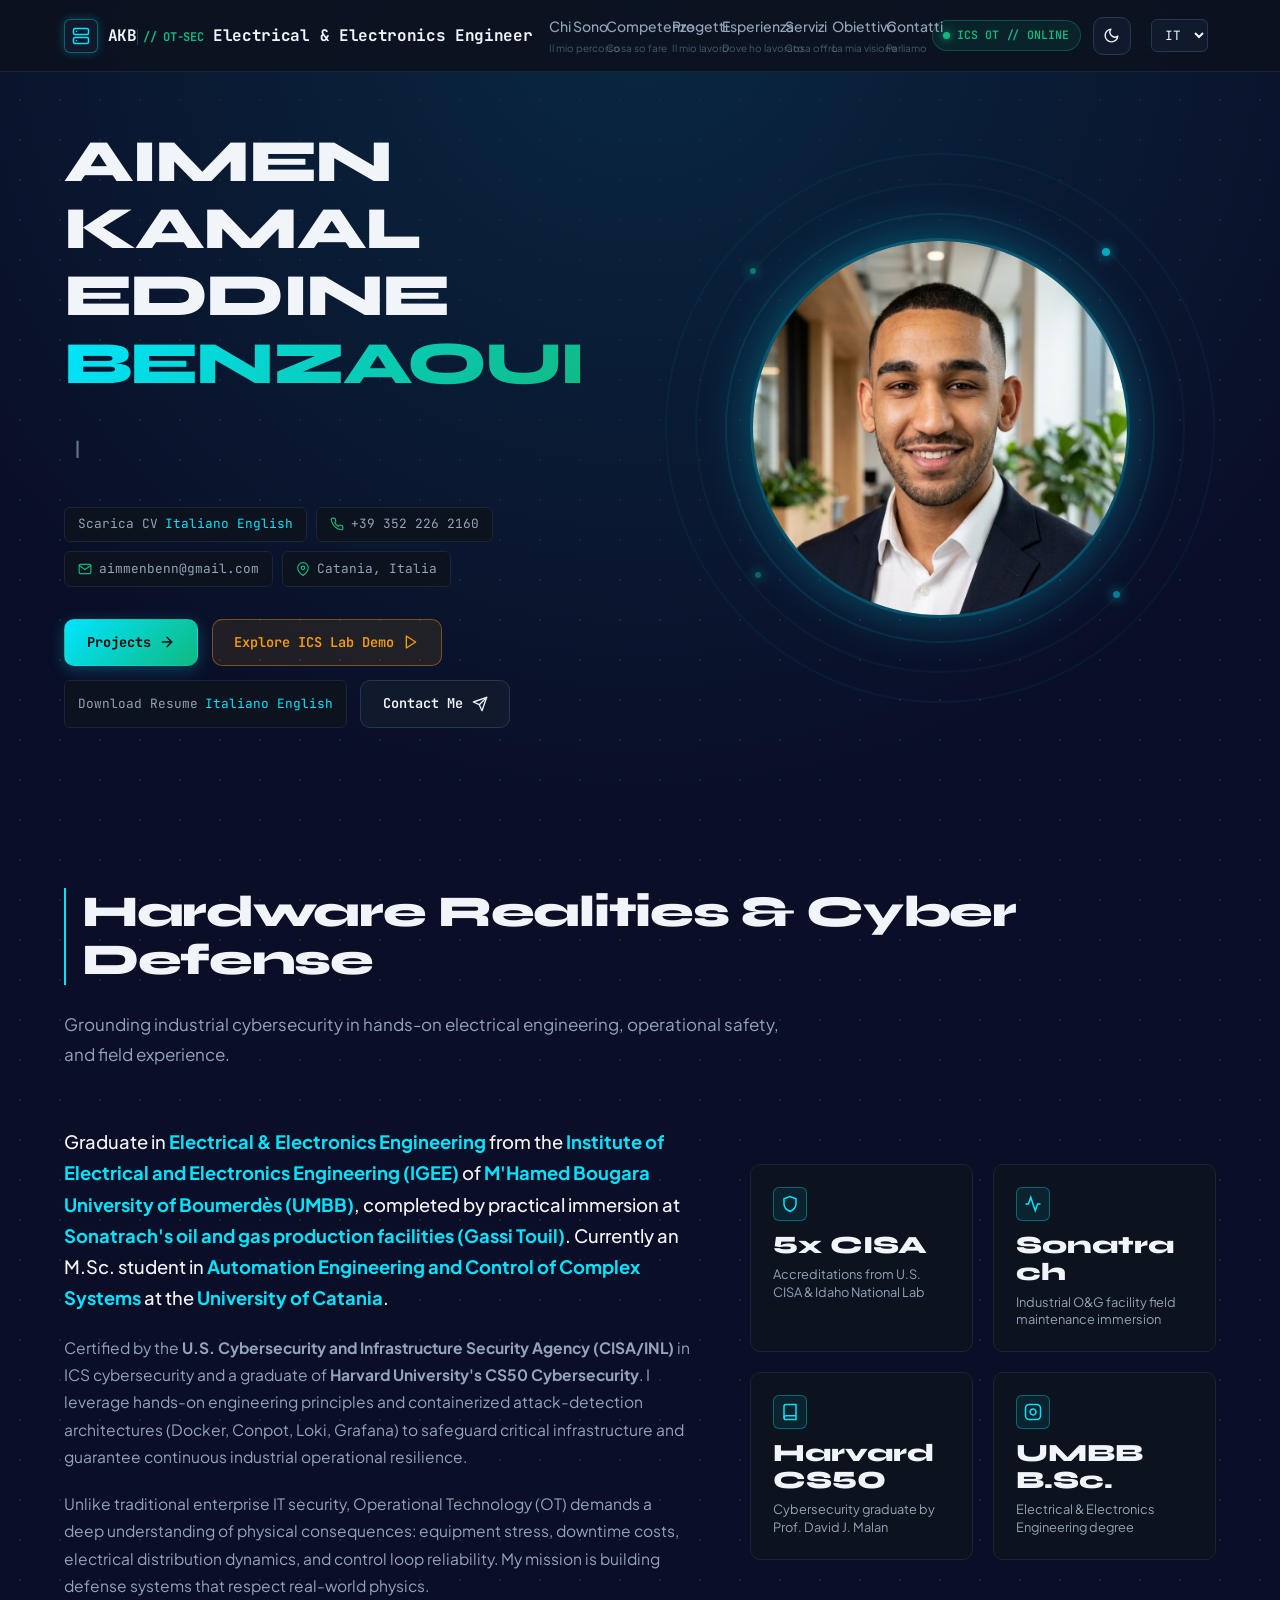
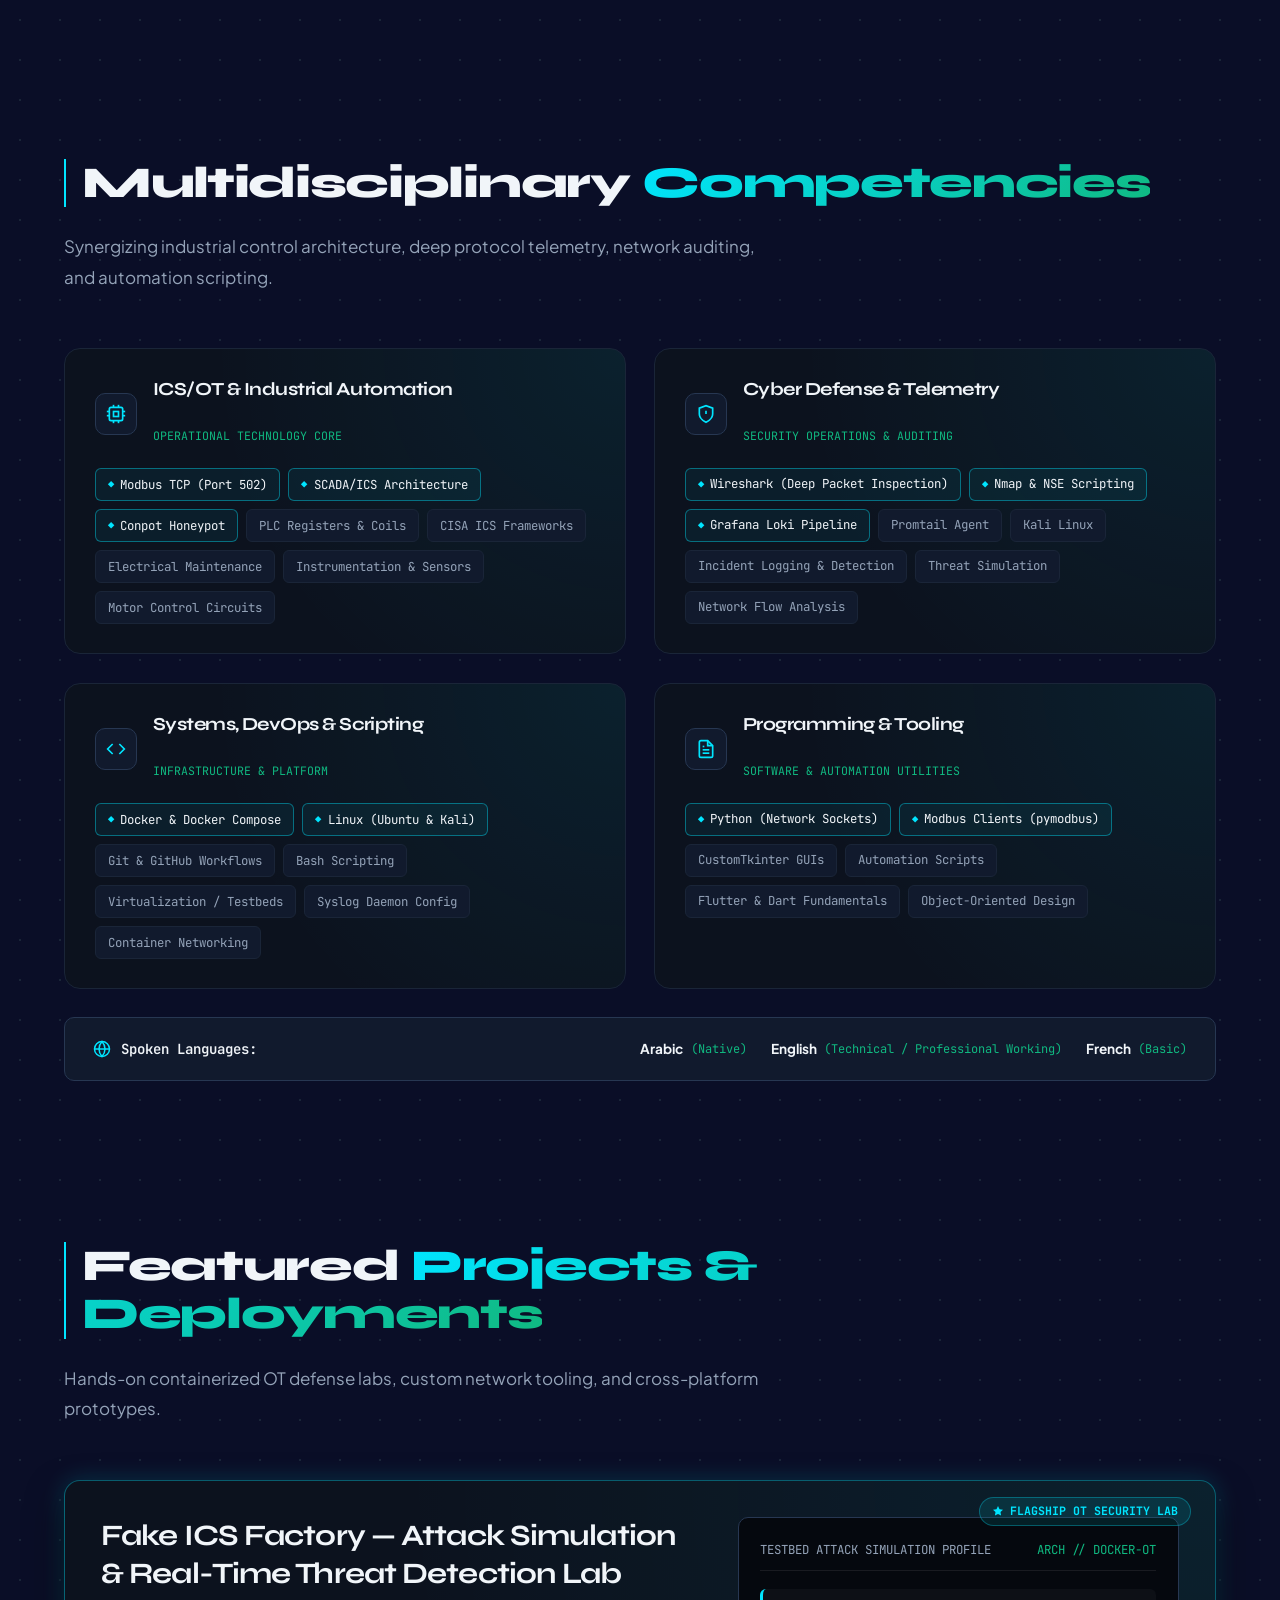
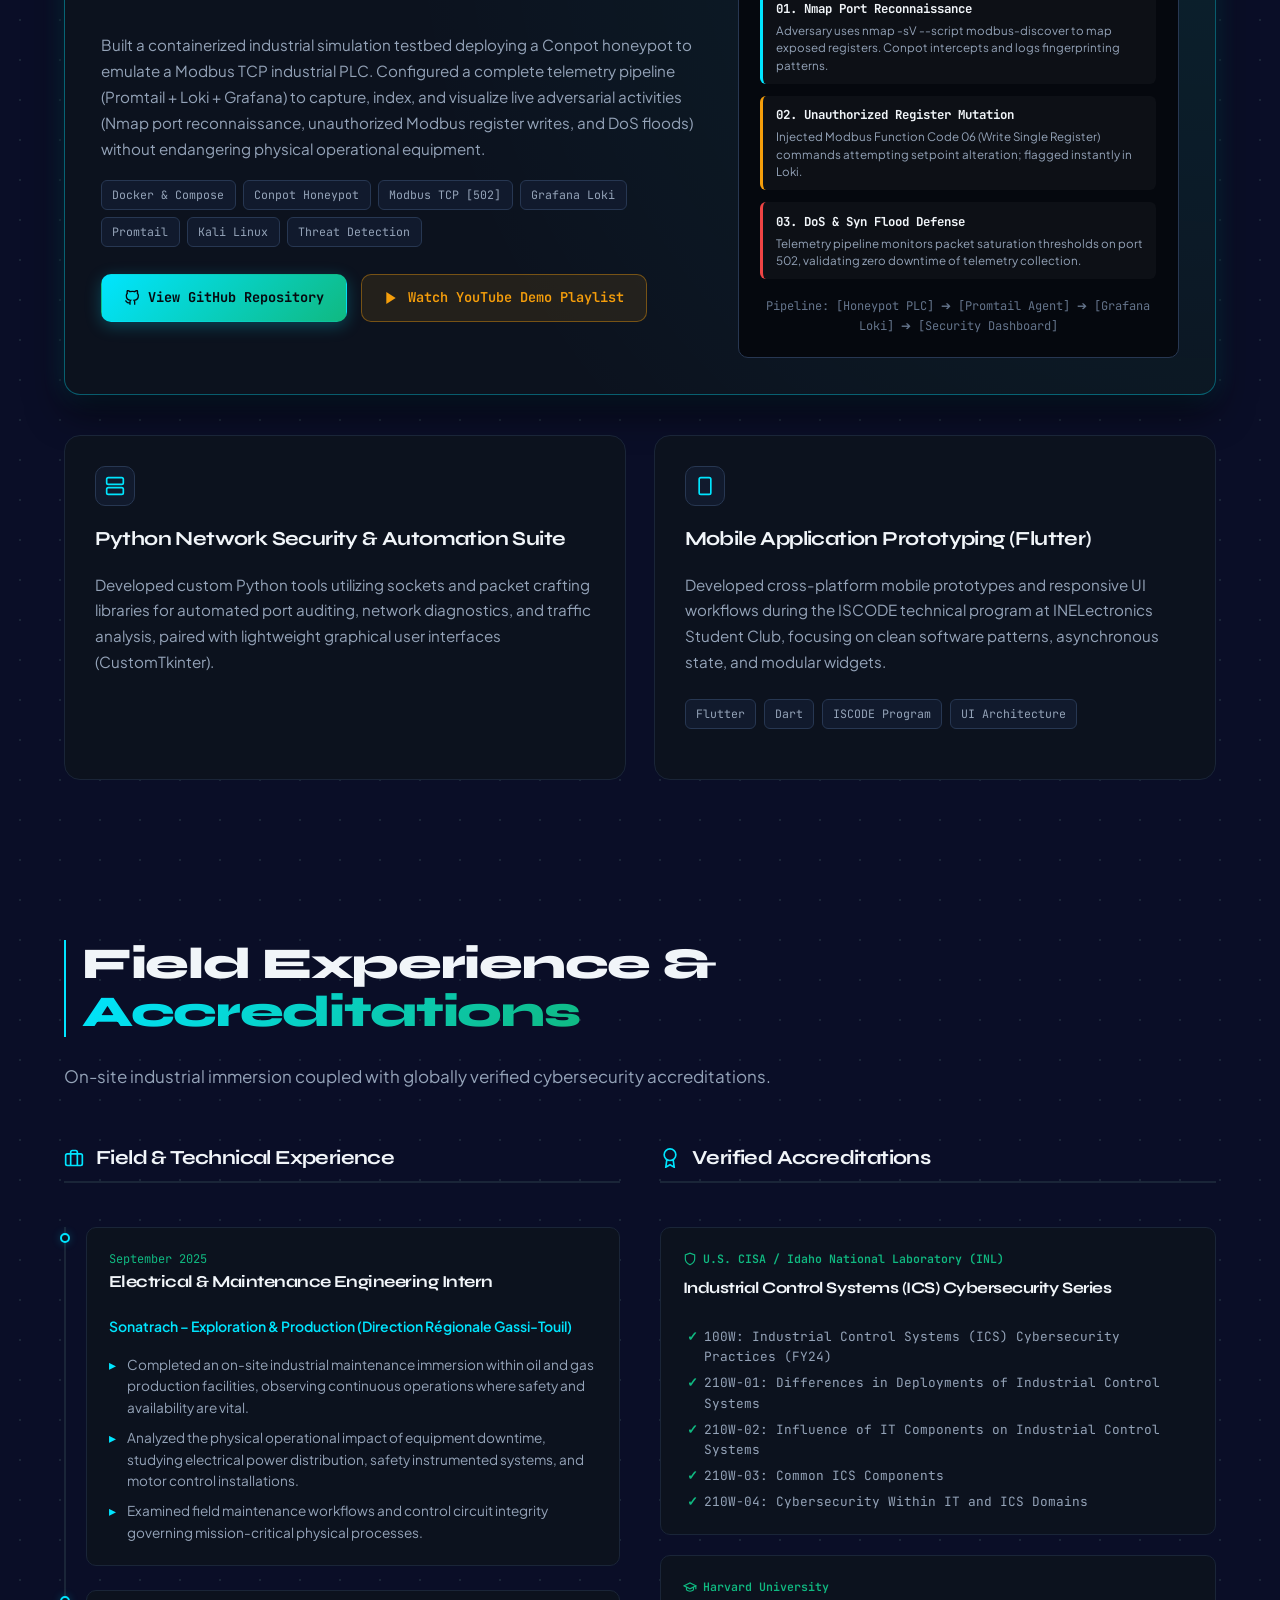
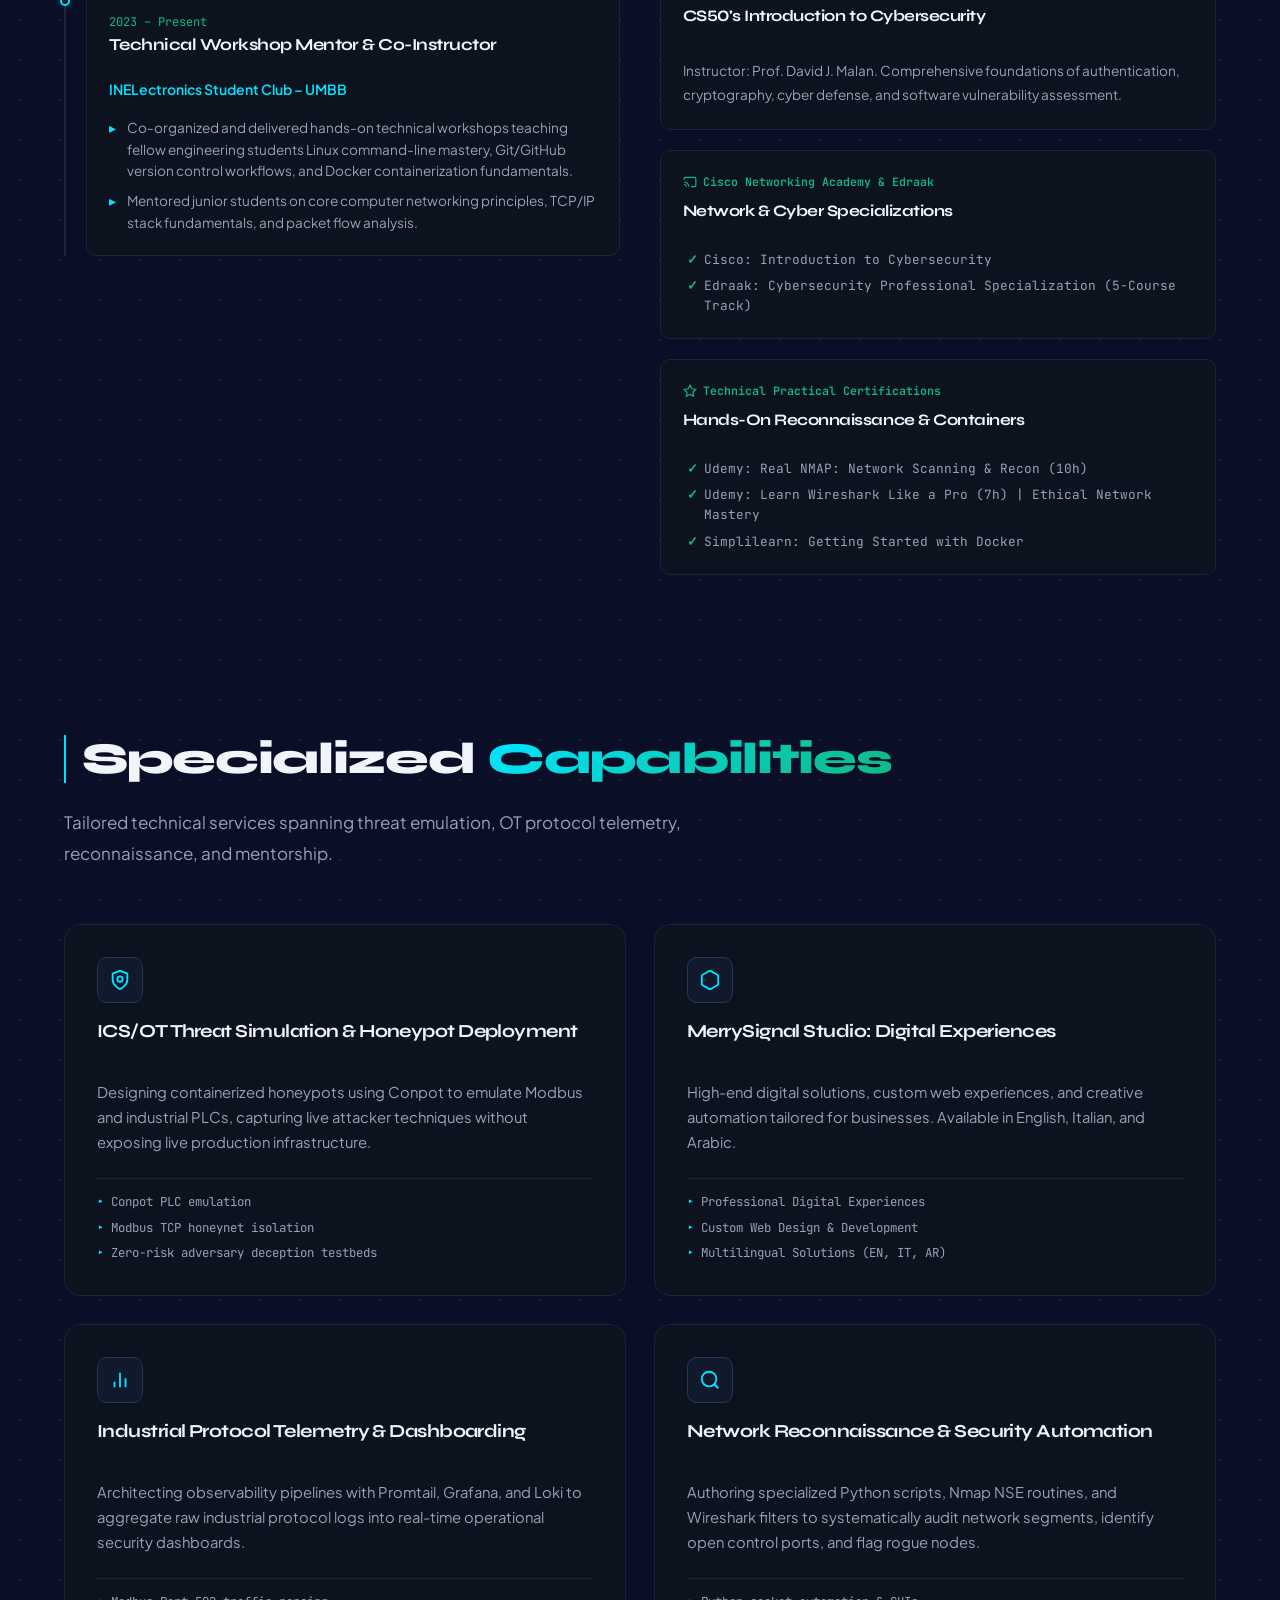
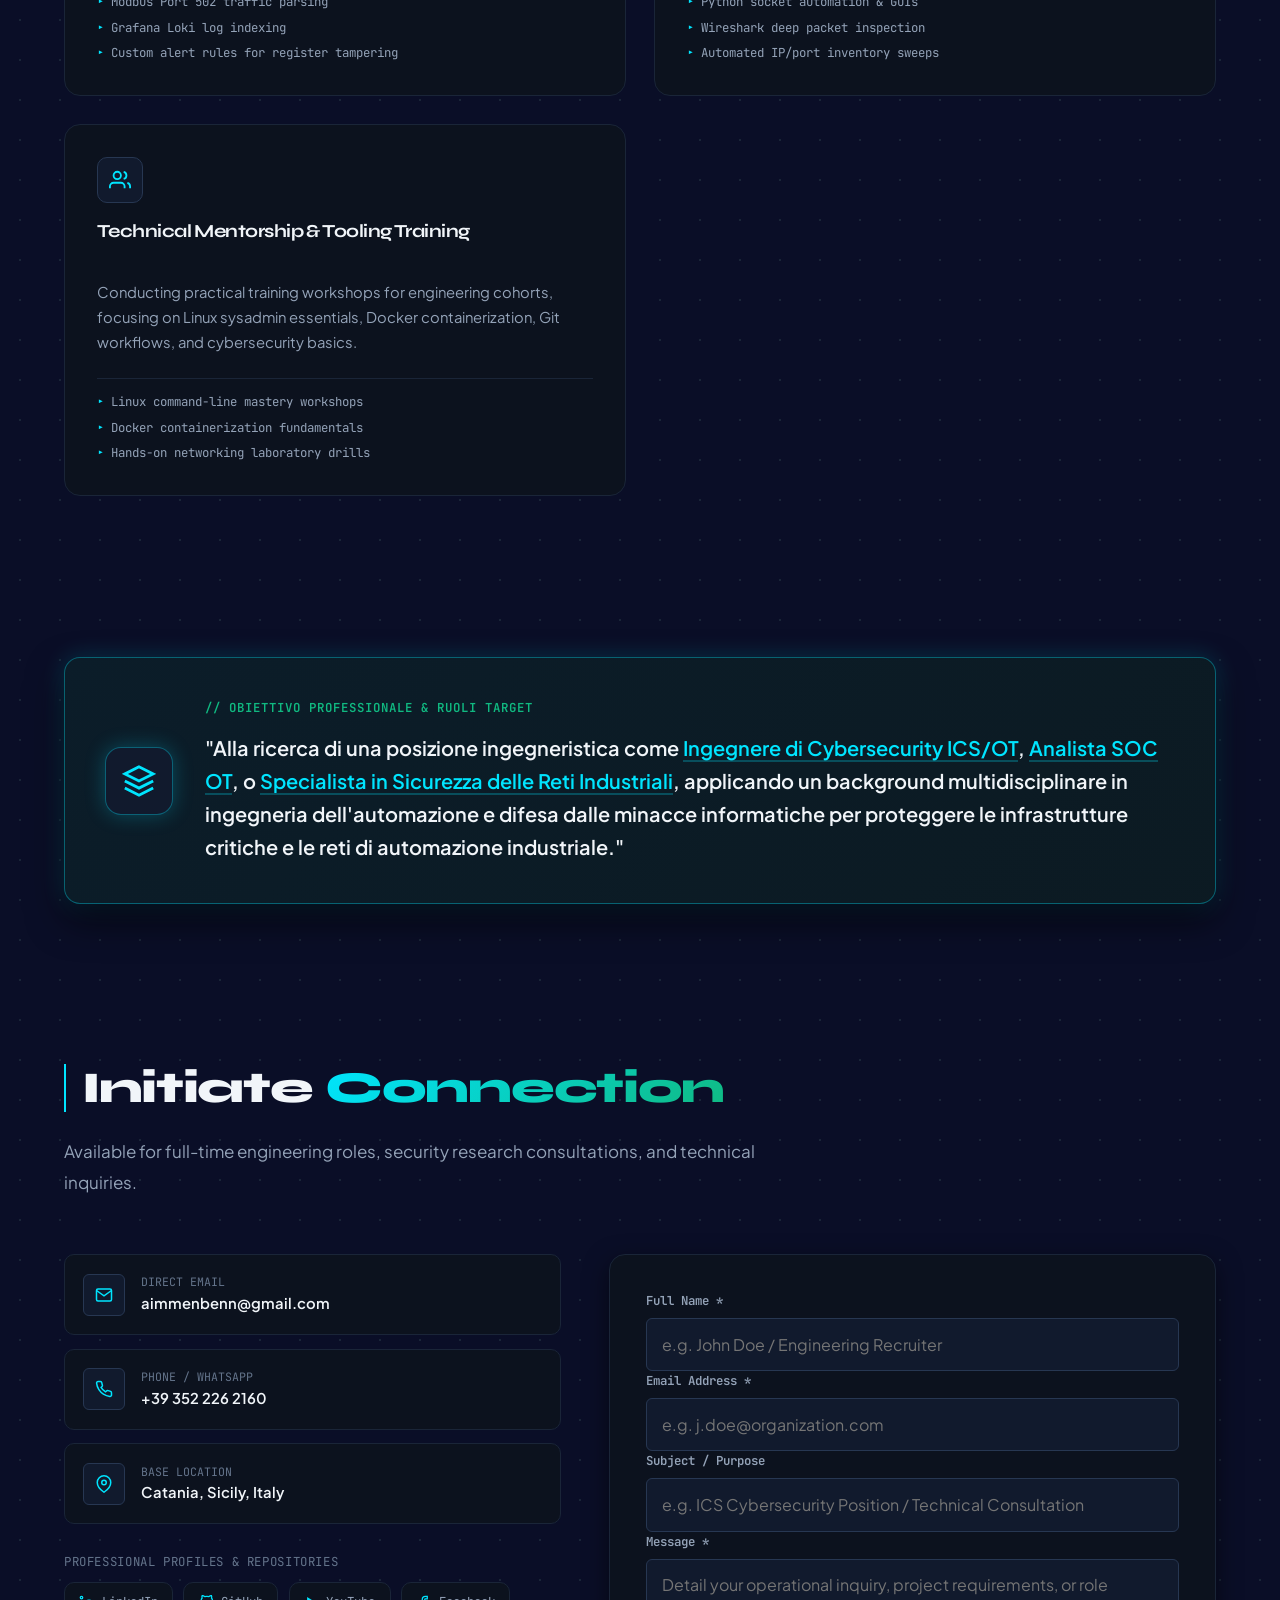
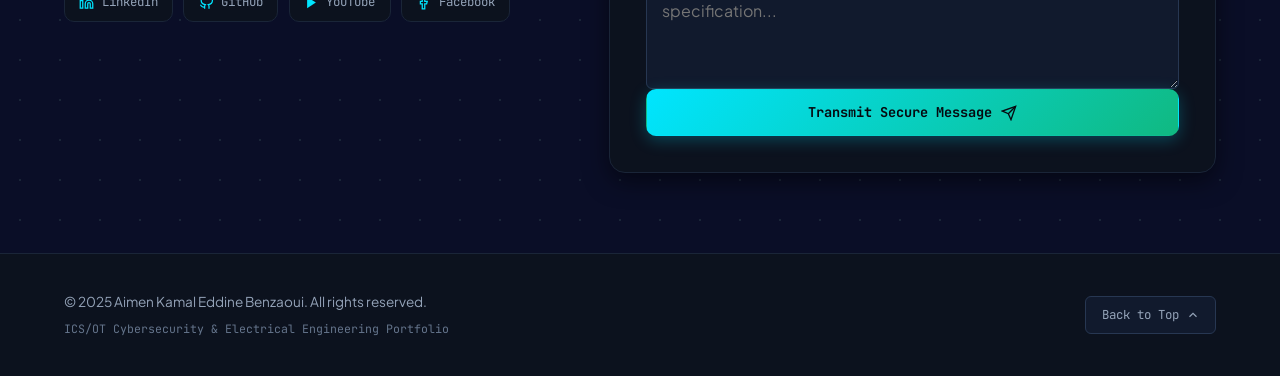
<file: index.html>
<!DOCTYPE html>
<html lang="it" data-theme="dark">

<head>
  <meta charset="UTF-8">
  <meta name="viewport" content="width=device-width, initial-scale=1.0">
  <meta name="color-scheme" content="dark light">

  <!-- SEO & Social Metadata -->
  <title data-i18n="title">Aimen Kamal Eddine Benzaoui | MerrySignal Studio & Automation Engineering</title>
  <meta name="description"
    content="MerrySignal Studio: Esperienze Digitali Professionali. Portfolio di Aimen Kamal Eddine Benzaoui, specialista in Cybersecurity ICS/OT e studente di Laurea Magistrale in Automation Engineering a Catania.">
  <meta name="author" content="Aimen Kamal Eddine Benzaoui">
  <meta name="keywords"
    content="MerrySignal Studio, Automation Engineering, Catania, ICS, OT Cybersecurity, Electrical Engineer, Italia, Algeria, Project Management">

  <!-- Immediate Theme Initialization Script to prevent FOUC -->
  <script>
    {
      const savedTheme = localStorage.getItem('theme') || 'dark';
      document.documentElement.setAttribute('data-theme', savedTheme);
      const meta = document.querySelector('meta[name="color-scheme"]');
      if (meta) meta.content = savedTheme;
    }
  </script>

  <!-- Google Fonts: Syne, Plus Jakarta Sans, JetBrains Mono -->
  <link rel="preconnect" href="https://fonts.googleapis.com">
  <link rel="preconnect" href="https://fonts.gstatic.com" crossorigin>
  <link
    href="https://fonts.googleapis.com/css2?family=Plus+Jakarta+Sans:ital,wght@0,400;0,500;0,600;0,700;1,400&family=Syne:wght@700;800&family=JetBrains+Mono:ital,wght@0,400;0,500;1,400&display=swap"
    rel="stylesheet">

  <!-- Stylesheet -->
  <link rel="stylesheet" href="css/style.css">
  <link rel="stylesheet" href="css/animations.css">
  <link rel="stylesheet" href="css/language.css">
</head>

<body>

  <!-- =========================================================================
       1. Header & Sticky Navigation
       ========================================================================= -->
  <header class="site-header" id="site-header">
    <div class="container header-container">
      <!-- Brand / Identity -->
      <a href="#hero" class="brand-logo" aria-label="Aimen Benzaoui Home">
        <div class="brand-icon">
          <svg viewBox="0 0 24 24" fill="none" stroke="currentColor" stroke-width="2" stroke-linecap="round"
            stroke-linejoin="round">
            <rect x="2" y="2" width="20" height="8" rx="2" ry="2"></rect>
            <rect x="2" y="14" width="20" height="8" rx="2" ry="2"></rect>
            <line x1="6" y1="6" x2="6.01" y2="6"></line>
            <line x1="6" y1="18" x2="6.01" y2="18"></line>
          </svg>
        </div>
        <span class="brand-text">
          AKB<span class="role-tag">// OT-SEC</span>
          <span class="brand-description">Electrical & Electronics Engineer</span>
        </span>
      </a>

      <!-- Navigation Wrapper & Drawer -->
      <nav class="nav-wrapper" aria-label="Primary Navigation">
        <ul class="nav-menu" id="nav-menu">
          <li>
            <a href="#about" class="nav-link">
              <span class="nav-link-text" data-i18n="nav.about">Chi Sono</span>
              <span class="nav-link-subtext" data-i18n="nav.about_sub">Il mio percorso</span>
            </a>
          </li>
          <li>
            <a href="#skills" class="nav-link">
              <span class="nav-link-text" data-i18n="nav.skills">Competenze</span>
              <span class="nav-link-subtext" data-i18n="nav.skills_sub">Cosa so fare</span>
            </a>
          </li>
          <li>
            <a href="#projects" class="nav-link">
              <span class="nav-link-text" data-i18n="nav.projects">Progetti</span>
              <span class="nav-link-subtext" data-i18n="nav.projects_sub">Il mio lavoro</span>
            </a>
          </li>
          <li>
            <a href="#experience" class="nav-link">
              <span class="nav-link-text" data-i18n="nav.experience">Esperienza</span>
              <span class="nav-link-subtext" data-i18n="nav.experience_sub">Dove ho lavorato</span>
            </a>
          </li>
          <li>
            <a href="#services" class="nav-link">
              <span class="nav-link-text" data-i18n="nav.services">Servizi</span>
              <span class="nav-link-subtext" data-i18n="nav.services_sub">Cosa offro</span>
            </a>
          </li>
          <li>
            <a href="#objective" class="nav-link">
              <span class="nav-link-text" data-i18n="nav.objective">Obiettivo</span>
              <span class="nav-link-subtext" data-i18n="nav.objective_sub">La mia visione</span>
            </a>
          </li>
          <li>
            <a href="#contact" class="nav-link">
              <span class="nav-link-text" data-i18n="nav.contact">Contatti</span>
              <span class="nav-link-subtext" data-i18n="nav.contact_sub">Parliamo</span>
            </a>
          </li>
        </ul>
      </nav>

      <!-- Header Controls -->
      <div class="header-actions">
        <!-- Live System Status Badge (Desktop Only) -->
        <div class="status-pill desktop-only" title="Telemetry Daemon Active">
          <span class="pulse-indicator"></span>
          <span>ICS OT // ONLINE</span>
        </div>

        <!-- Theme Toggle Button (Light/Dark) -->
        <button id="theme-toggle-btn" class="theme-toggle-btn" aria-label="Toggle light or dark theme"
          title="Toggle theme">
          <!-- Moon Icon (for dark mode) -->
          <svg class="icon-moon" viewBox="0 0 24 24" fill="none" stroke="currentColor" stroke-width="2"
            stroke-linecap="round" stroke-linejoin="round">
            <path d="M21 12.79A9 9 0 1 1 11.21 3 7 7 0 0 0 21 12.79z"></path>
          </svg>
          <!-- Sun Icon (for light mode) -->
          <svg class="icon-sun" viewBox="0 0 24 24" fill="none" stroke="currentColor" stroke-width="2"
            stroke-linecap="round" stroke-linejoin="round">
            <circle cx="12" cy="12" r="5"></circle>
            <line x1="12" y1="1" x2="12" y2="3"></line>
            <line x1="12" y1="21" x2="12" y2="23"></line>
            <line x1="4.22" y1="4.22" x2="5.64" y2="5.64"></line>
            <line x1="18.36" y1="18.36" x2="19.78" y2="19.78"></line>
            <line x1="1" y1="12" x2="3" y2="12"></line>
            <line x1="21" y1="12" x2="23" y2="12"></line>
            <line x1="4.22" y1="19.78" x2="5.64" y2="18.36"></line>
            <line x1="18.36" y1="5.64" x2="19.78" y2="4.22"></line>
          </svg>
        </button>

        <!-- Language Switcher -->
        <div class="lang-selector">
          <select id="lang-switcher" class="lang-select" aria-label="Seleziona lingua">
            <option value="it" title="Italiano">IT</option>
            <option value="en" title="English">EN</option>
            <option value="ar" title="العربية">AR</option>
          </select>
        </div>

        <!-- Mobile Navigation Hamburger -->
        <button id="mobile-nav-toggle" class="mobile-nav-toggle" aria-label="Open mobile navigation"
          aria-expanded="false">
          <span></span>
          <span></span>
          <span></span>
        </button>
      </div>
    </div>
  </header>

  <main>
    <!-- =========================================================================
         2. Hero Section
         ========================================================================= -->
    <section class="hero-section" id="hero">
      <div class="container hero-grid">
        <!-- Hero Text & Badges - LEFT SIDE -->
        <div class="hero-content reveal-on-scroll">
          <h1 class="hero-name">
            <span data-i18n="hero.name">AIMEN KAMAL EDDINE</span> <br>
            <span class="name-gradient" data-i18n="hero.surname">BENZAOUI</span>
          </h1>

          <div class="hero-role">
            <span data-i18n="hero.role"></span>
            <span style="color: var(--text-muted)">|</span>
            <span style="color: var(--cyber-emerald)" data-i18n="hero.founder"></span>
          </div>

          <p class="hero-intro" data-i18n="hero.intro"></p>

          <!-- Quick Contact Badges -->
          <div class="hero-badges">
            <div class="contact-badge dropdown">
              <span data-i18n="hero.download_cv">Scarica CV</span>
              <div class="dropdown-content">
                <a href="Aimen_Benzaoui_CV_IT_Catania.pdf" download>Italiano</a>
                <a href="Aimen_Benzaoui_CV_EN_Catania.pdf" download>English</a>
              </div>
            </div>

            <a href="https://wa.me/393522262160" class="contact-badge" title="WhatsApp">
              <svg viewBox="0 0 24 24" fill="none" stroke="currentColor" stroke-width="2" stroke-linecap="round"
                stroke-linejoin="round">
                <path d="M22 16.92v3a2 2 0 0 1-2.18 2 19.79 19.79 0 0 1-8.63-3.07 19.5 19.5 0 0 1-6-6 19.79 19.79 0 0 1-3.07-8.67A2 2 0 0 1 4.11 2h3a2 2 0 0 1 2 1.72 12.84 12.84 0 0 0 .7 2.81 2 2 0 0 1-.45 2.11L8.09 9.91a16 16 0 0 0 6 6l1.27-1.27a2 2 0 0 1 2.11-.45 12.84 12.84 0 0 0 2.81.7A2 2 0 0 1 22 16.92z"></path>
              </svg>
              <span>+39 352 226 2160</span>
            </a>

            <a href="mailto:aimmenbenn@gmail.com" class="contact-badge" title="Direct Email">
              <svg viewBox="0 0 24 24" fill="none" stroke="currentColor" stroke-width="2" stroke-linecap="round"
                stroke-linejoin="round">
                <path d="M4 4h16c1.1 0 2 .9 2 2v12c0 1.1-.9 2-2 2H4c-1.1 0-2-.9-2-2V6c0-1.1.9-2 2-2z"></path>
                <polyline points="22,6 12,13 2,6"></polyline>
              </svg>
              <span data-i18n="contact.email">aimmenbenn@gmail.com</span>
            </a>

            <div class="contact-badge" title="Location">
              <svg viewBox="0 0 24 24" fill="none" stroke="currentColor" stroke-width="2" stroke-linecap="round"
                stroke-linejoin="round">
                <path d="M21 10c0 7-9 13-9 13s-9-6-9-13a9 9 0 0 1 18 0z"></path>
                <circle cx="12" cy="10" r="3"></circle>
              </svg>
              <span data-i18n="contact.location_value">Catania, Italia</span>
            </div>
          </div>

          <!-- Hero Action Buttons -->
          <div class="hero-ctas">
            <a href="#projects" class="btn btn-primary">
              <span data-i18n="nav.projects">Projects</span>
              <svg viewBox="0 0 24 24" fill="none" stroke="currentColor" stroke-width="2" stroke-linecap="round"
                stroke-linejoin="round">
                <line x1="5" y1="12" x2="19" y2="12"></line>
                <polyline points="12 5 19 12 12 19"></polyline>
              </svg>
            </a>

            <a href="https://www.youtube.com/playlist?list=PLHKYELZg-UwUGQ2Nhe0PQ4oCfQFTkVRWk" target="_blank"
              rel="noopener noreferrer" class="btn btn-accent">
              <span data-i18n="hero.explore_demo">Explore ICS Lab Demo</span>
              <svg viewBox="0 0 24 24" fill="none" stroke="currentColor" stroke-width="2" stroke-linecap="round"
                stroke-linejoin="round">
                <polygon points="5 3 19 12 5 21 5 3"></polygon>
              </svg>
            </a>

            <div class="contact-badge dropdown">
              <span data-i18n="hero.download_cv">Download Resume</span>
              <div class="dropdown-content">
                <a href="Aimen_Benzaoui_CV_IT_Catania.pdf" download>Italiano</a>
                <a href="Aimen_Benzaoui_CV_EN_Catania.pdf" download>English</a>
              </div>
            </div>

            <a href="#contact" class="btn btn-secondary">
              <span data-i18n="hero.contact">Contact Me</span>
              <svg viewBox="0 0 24 24" fill="none" stroke="currentColor" stroke-width="2" stroke-linecap="round"
                stroke-linejoin="round">
                <line x1="22" y1="2" x2="11" y2="13"></line>
                <polygon points="22 2 15 22 11 13 2 9 22 2"></polygon>
              </svg>
            </a>
          </div>
        </div>

        <!-- Profile Photo Section - RIGHT SIDE (opposite name) -->
        <div class="hero-profile reveal-on-scroll">
          <div class="profile-container">
            <div class="profile-frame">
              <img src="MYphoto.png" alt="Aimen Kamal Eddine Benzaoui - ICS/OT Cybersecurity Specialist" class="profile-image">
            </div>
            <!-- Animated glow rings -->
            <div class="glow-ring glow-ring-1"></div>
            <div class="glow-ring glow-ring-2"></div>
            <div class="glow-ring glow-ring-3"></div>
            <!-- Floating accent particles -->
            <div class="floating-accent accent-1"></div>
            <div class="floating-accent accent-2"></div>
            <div class="floating-accent accent-3"></div>
            <div class="floating-accent accent-4"></div>
          </div>
        </div>
      </div>
    </section>
      </div>
    </section>

    <!-- =========================================================================
         3. About Me Section
         ========================================================================= -->
    <section class="about-section" id="about">
      <div class="container">
        <div class="section-header reveal-on-scroll">
          <h2 class="section-title" data-i18n="about.title">Hardware Realities & Cyber Defense</h2>
          <p class="section-desc" data-i18n="about.desc">Grounding industrial cybersecurity in hands-on electrical engineering, operational safety, and field experience.</p>
        </div>

        <div class="about-grid">
          <!-- Narrative -->
          <div class="about-narrative reveal-on-scroll">
            <p class="about-lead" data-i18n="about.lead">
              Graduate in <strong>Electrical & Electronics Engineering</strong> from the <strong>Institute of Electrical and Electronics Engineering (IGEE)</strong> of <strong>M'Hamed Bougara University of Boumerdès (UMBB)</strong>, completed by practical immersion at <strong>Sonatrach's oil and gas production facilities (Gassi Touil)</strong>. Currently an M.Sc. student in <strong>Automation Engineering and Control of Complex Systems</strong> at the <strong>University of Catania</strong>.
            </p>
            <p class="about-details" data-i18n="about.details1">
              Certified by the <strong>U.S. Cybersecurity and Infrastructure Security Agency (CISA/INL)</strong> in ICS cybersecurity and a graduate of <strong>Harvard University's CS50 Cybersecurity</strong>. I leverage hands-on engineering principles and containerized attack-detection architectures (Docker, Conpot, Loki, Grafana) to safeguard critical infrastructure and guarantee continuous industrial operational resilience.
            </p>
            <p class="about-details" data-i18n="about.details2">
              Unlike traditional enterprise IT security, Operational Technology (OT) demands a deep understanding of physical consequences: equipment stress, downtime costs, electrical distribution dynamics, and control loop reliability. My mission is building defense systems that respect real-world physics.
            </p>
          </div>

          <!-- Stat KPI Grid -->
          <div class="stat-card-grid reveal-on-scroll">
            <div class="stat-card">
              <div class="stat-icon">
                <svg viewBox="0 0 24 24" fill="none" stroke="currentColor" stroke-width="2">
                  <path d="M12 22s8-4 8-10V5l-8-3-8 3v7c0 6 8 10 8 10z"></path>
                </svg>
              </div>
              <span class="stat-number">5x CISA</span>
              <span class="stat-label">Accreditations from U.S. CISA &amp; Idaho National Lab</span>
            </div>

            <div class="stat-card">
              <div class="stat-icon">
                <svg viewBox="0 0 24 24" fill="none" stroke="currentColor" stroke-width="2">
                  <path d="M22 12h-4l-3 9L9 3l-3 9H2"></path>
                </svg>
              </div>
              <span class="stat-number">Sonatrach</span>
              <span class="stat-label">Industrial O&amp;G facility field maintenance immersion</span>
            </div>

            <div class="stat-card">
              <div class="stat-icon">
                <svg viewBox="0 0 24 24" fill="none" stroke="currentColor" stroke-width="2">
                  <path d="M4 19.5A2.5 2.5 0 0 1 6.5 17H20"></path>
                  <path d="M6.5 2H20v20H6.5A2.5 2.5 0 0 1 4 19.5v-15A2.5 2.5 0 0 1 6.5 2z"></path>
                </svg>
              </div>
              <span class="stat-number">Harvard CS50</span>
              <span class="stat-label">Cybersecurity graduate by Prof. David J. Malan</span>
            </div>

            <div class="stat-card">
              <div class="stat-icon">
                <svg viewBox="0 0 24 24" fill="none" stroke="currentColor" stroke-width="2">
                  <rect x="2" y="2" width="20" height="20" rx="5" ry="5"></rect>
                  <path d="M16 11.37A4 4 0 1 1 12.63 8 4 4 0 0 1 16 11.37z"></path>
                  <line x1="17.5" y1="6.5" x2="17.51" y2="6.5"></line>
                </svg>
              </div>
              <span class="stat-number">UMBB B.Sc.</span>
              <span class="stat-label">Electrical &amp; Electronics Engineering degree</span>
            </div>
          </div>
        </div>
      </div>
    </section>

    <!-- =========================================================================
         4. Skills Section
         ========================================================================= -->
    <section class="skills-section" id="skills">
      <div class="container">
        <div class="section-header reveal-on-scroll">
          <h2 class="section-title">Multidisciplinary <span class="highlight">Competencies</span></h2>
          <p class="section-desc">Synergizing industrial control architecture, deep protocol telemetry, network
            auditing, and automation scripting.</p>
        </div>

        <div class="skills-grid">
          <!-- Category 1: ICS/OT & Automation -->
          <div class="skill-category-card reveal-on-scroll">
            <div class="category-header reveal-on-scroll">
              <div class="category-icon">
                <svg viewBox="0 0 24 24" fill="none" stroke="currentColor" stroke-width="2">
                  <rect x="4" y="4" width="16" height="16" rx="2"></rect>
                  <rect x="9" y="9" width="6" height="6"></rect>
                  <line x1="9" y1="1" x2="9" y2="4"></line>
                  <line x1="15" y1="1" x2="15" y2="4"></line>
                  <line x1="9" y1="20" x2="9" y2="23"></line>
                  <line x1="15" y1="20" x2="15" y2="23"></line>
                  <line x1="20" y1="9" x2="23" y2="9"></line>
                  <line x1="20" y1="14" x2="23" y2="14"></line>
                  <line x1="1" y1="9" x2="4" y2="9"></line>
                  <line x1="1" y1="14" x2="4" y2="14"></line>
                </svg>
              </div>
              <div>
                <h3 class="category-title">ICS/OT &amp; Industrial Automation</h3>
                <span class="category-subtitle">OPERATIONAL TECHNOLOGY CORE</span>
              </div>
            </div>

            <div class="skill-tags-wrapper reveal-on-scroll">
              <span class="skill-tag featured">Modbus TCP (Port 502)</span>
              <span class="skill-tag featured">SCADA/ICS Architecture</span>
              <span class="skill-tag featured">Conpot Honeypot</span>
              <span class="skill-tag">PLC Registers &amp; Coils</span>
              <span class="skill-tag">CISA ICS Frameworks</span>
              <span class="skill-tag">Electrical Maintenance</span>
              <span class="skill-tag">Instrumentation &amp; Sensors</span>
              <span class="skill-tag">Motor Control Circuits</span>
            </div>
          </div>

          <!-- Category 2: Cyber Defense & Telemetry -->
          <div class="skill-category-card reveal-on-scroll">
            <div class="category-header reveal-on-scroll">
              <div class="category-icon">
                <svg viewBox="0 0 24 24" fill="none" stroke="currentColor" stroke-width="2">
                  <path d="M12 22s8-4 8-10V5l-8-3-8 3v7c0 6 8 10 8 10z"></path>
                  <line x1="12" y1="8" x2="12" y2="12"></line>
                  <line x1="12" y1="16" x2="12.01" y2="16"></line>
                </svg>
              </div>
              <div>
                <h3 class="category-title">Cyber Defense &amp; Telemetry</h3>
                <span class="category-subtitle">SECURITY OPERATIONS &amp; AUDITING</span>
              </div>
            </div>

            <div class="skill-tags-wrapper">
              <span class="skill-tag featured">Wireshark (Deep Packet Inspection)</span>
              <span class="skill-tag featured">Nmap &amp; NSE Scripting</span>
              <span class="skill-tag featured">Grafana Loki Pipeline</span>
              <span class="skill-tag">Promtail Agent</span>
              <span class="skill-tag">Kali Linux</span>
              <span class="skill-tag">Incident Logging &amp; Detection</span>
              <span class="skill-tag">Threat Simulation</span>
              <span class="skill-tag">Network Flow Analysis</span>
            </div>
          </div>

          <!-- Category 3: Systems & DevOps -->
          <div class="skill-category-card reveal-on-scroll">
            <div class="category-header reveal-on-scroll">
              <div class="category-icon">
                <svg viewBox="0 0 24 24" fill="none" stroke="currentColor" stroke-width="2">
                  <polyline points="16 18 22 12 16 6"></polyline>
                  <polyline points="8 6 2 12 8 18"></polyline>
                </svg>
              </div>
              <div>
                <h3 class="category-title">Systems, DevOps &amp; Scripting</h3>
                <span class="category-subtitle">INFRASTRUCTURE &amp; PLATFORM</span>
              </div>
            </div>

            <div class="skill-tags-wrapper reveal-on-scroll">
              <span class="skill-tag featured">Docker &amp; Docker Compose</span>
              <span class="skill-tag featured">Linux (Ubuntu &amp; Kali)</span>
              <span class="skill-tag">Git &amp; GitHub Workflows</span>
              <span class="skill-tag">Bash Scripting</span>
              <span class="skill-tag">Virtualization / Testbeds</span>
              <span class="skill-tag">Syslog Daemon Config</span>
              <span class="skill-tag">Container Networking</span>
            </div>
          </div>

          <!-- Category 4: Programming & Automation -->
          <div class="skill-category-card reveal-on-scroll">
            <div class="category-header reveal-on-scroll">
              <div class="category-icon">
                <svg viewBox="0 0 24 24" fill="none" stroke="currentColor" stroke-width="2">
                  <path d="M14 2H6a2 2 0 0 0-2 2v16a2 2 0 0 0 2 2h12a2 2 0 0 0 2-2V8z"></path>
                  <polyline points="14 2 14 8 20 8"></polyline>
                  <line x1="16" y1="13" x2="8" y2="13"></line>
                  <line x1="16" y1="17" x2="8" y2="17"></line>
                  <polyline points="10 9 9 9 8 9"></polyline>
                </svg>
              </div>
              <div>
                <h3 class="category-title">Programming &amp; Tooling</h3>
                <span class="category-subtitle">SOFTWARE &amp; AUTOMATION UTILITIES</span>
              </div>
            </div>

            <div class="skill-tags-wrapper">
              <span class="skill-tag featured">Python (Network Sockets)</span>
              <span class="skill-tag featured">Modbus Clients (pymodbus)</span>
              <span class="skill-tag">CustomTkinter GUIs</span>
              <span class="skill-tag">Automation Scripts</span>
              <span class="skill-tag">Flutter &amp; Dart Fundamentals</span>
              <span class="skill-tag">Object-Oriented Design</span>
            </div>
          </div>

          <!-- Spoken Languages Row -->
          <div class="languages-banner reveal-on-scroll">
            <div class="languages-title">
              <svg viewBox="0 0 24 24" fill="none" stroke="currentColor" stroke-width="2">
                <circle cx="12" cy="12" r="10"></circle>
                <line x1="2" y1="12" x2="22" y2="12"></line>
                <path d="M12 2a15.3 15.3 0 0 1 4 10 15.3 15.3 0 0 1-4 10 15.3 15.3 0 0 1-4-10 15.3 15.3 0 0 1 4-10z">
                </path>
              </svg>
              <span>Spoken Languages:</span>
            </div>

            <div class="lang-items-row">
              <div class="lang-badge">
                <strong>Arabic</strong>
                <span>(Native)</span>
              </div>
              <div class="lang-badge">
                <strong>English</strong>
                <span>(Technical / Professional Working)</span>
              </div>
              <div class="lang-badge">
                <strong>French</strong>
                <span>(Basic)</span>
              </div>
            </div>
          </div>
        </div>
      </div>
    </section>

    <!-- =========================================================================
         5. Projects Section
         ========================================================================= -->
    <section class="projects-section" id="projects">
      <div class="container">
        <div class="section-header reveal-on-scroll">
          <h2 class="section-title">Featured <span class="highlight">Projects &amp; Deployments</span></h2>
          <p class="section-desc">Hands-on containerized OT defense labs, custom network tooling, and cross-platform
            prototypes.</p>
        </div>

        <!-- Featured Project Spotlight -->
        <div class="featured-project-card reveal-on-scroll">
          <div class="featured-flag">
            <svg width="12" height="12" viewBox="0 0 24 24" fill="currentColor">
              <polygon
                points="12 2 15.09 8.26 22 9.27 17 14.14 18.18 21.02 12 17.77 5.82 21.02 7 14.14 2 9.27 8.91 8.26 12 2">
              </polygon>
            </svg>
            <span>FLAGSHIP OT SECURITY LAB</span>
          </div>

          <div class="featured-info">
            <h3 class="project-title">Fake ICS Factory — Attack Simulation &amp; Real-Time Threat Detection Lab</h3>
            <p class="project-desc">
              Built a containerized industrial simulation testbed deploying a Conpot honeypot to emulate a Modbus TCP
              industrial PLC. Configured a complete telemetry pipeline (Promtail + Loki + Grafana) to capture, index,
              and visualize live adversarial activities (Nmap port reconnaissance, unauthorized Modbus register writes,
              and DoS floods) without endangering physical operational equipment.
            </p>

            <div class="project-tags">
              <span class="project-tag">Docker &amp; Compose</span>
              <span class="project-tag">Conpot Honeypot</span>
              <span class="project-tag">Modbus TCP [502]</span>
              <span class="project-tag">Grafana Loki</span>
              <span class="project-tag">Promtail</span>
              <span class="project-tag">Kali Linux</span>
              <span class="project-tag">Threat Detection</span>
            </div>

            <div class="project-actions">
              <a href="https://github.com/Otrise/fake-ics-factory-attack-detection/tree/main#" target="_blank"
                rel="noopener noreferrer" class="btn btn-primary">
                <svg viewBox="0 0 24 24" fill="none" stroke="currentColor" stroke-width="2">
                  <path
                    d="M9 19c-5 1.5-5-2.5-7-3m14 6v-3.87a3.37 3.37 0 0 0-.94-2.61c3.14-.35 6.44-1.54 6.44-7A5.44 5.44 0 0 0 20 4.77 5.07 5.07 0 0 0 19.91 1S18.73.65 16 2.48a13.38 13.38 0 0 0-7 0C6.27.65 5.09 1 5.09 1A5.07 5.07 0 0 0 5 4.77a5.44 5.44 0 0 0-1.5 3.78c0 5.42 3.3 6.61 6.44 7A3.37 3.37 0 0 0 9 18.13V22">
                  </path>
                </svg>
                <span>View GitHub Repository</span>
              </a>

              <a href="https://www.youtube.com/playlist?list=PLHKYELZg-UwUGQ2Nhe0PQ4oCfQFTkVRWk" target="_blank"
                rel="noopener noreferrer" class="btn btn-accent">
                <svg viewBox="0 0 24 24" fill="currentColor">
                  <polygon points="5 3 19 12 5 21 5 3"></polygon>
                </svg>
                <span>Watch YouTube Demo Playlist</span>
              </a>
            </div>
          </div>

          <!-- Architecture & Simulated Threat Scenarios Box -->
          <div class="featured-interactive-pane">
            <div class="threat-matrix-title">
              <span>TESTBED ATTACK SIMULATION PROFILE</span>
              <span style="color: var(--cyber-emerald)">ARCH // DOCKER-OT</span>
            </div>

            <div class="threat-items-list">
              <div class="threat-item">
                <div>
                  <strong>01. Nmap Port Reconnaissance</strong>
                  <p>Adversary uses nmap -sV --script modbus-discover to map exposed registers. Conpot intercepts and
                    logs fingerprinting patterns.</p>
                </div>
              </div>

              <div class="threat-item warn">
                <div>
                  <strong>02. Unauthorized Register Mutation</strong>
                  <p>Injected Modbus Function Code 06 (Write Single Register) commands attempting setpoint alteration;
                    flagged instantly in Loki.</p>
                </div>
              </div>

              <div class="threat-item alert">
                <div>
                  <strong>03. DoS &amp; Syn Flood Defense</strong>
                  <p>Telemetry pipeline monitors packet saturation thresholds on port 502, validating zero downtime of
                    telemetry collection.</p>
                </div>
              </div>
            </div>

            <div style="font-family: var(--font-mono); font-size: 0.75rem; color: #64748b; text-align: center;">
              Pipeline: [Honeypot PLC] ➔ [Promtail Agent] ➔ [Grafana Loki] ➔ [Security Dashboard]
            </div>
          </div>
        </div>

        <!-- Secondary Projects Grid -->
        <div class="secondary-projects-grid">
          <!-- Project 2 -->
          <div class="project-card reveal-on-scroll">
            <div>
              <div class="project-card-header">
                <div class="project-card-icon">
                  <svg viewBox="0 0 24 24" fill="none" stroke="currentColor" stroke-width="2">
                    <rect x="2" y="2" width="20" height="8" rx="2" ry="2"></rect>
                    <rect x="2" y="14" width="20" height="8" rx="2" ry="2"></rect>
                    <line x1="6" y1="6" x2="6.01" y2="6"></line>
                    <line x1="6" y1="18" x2="6.01" y2="18"></line>
                  </svg>
                </div>
              </div>

              <h3 class="project-title" style="margin-top: 1.25rem; font-size: 1.25rem;">Python Network Security &amp;
                Automation Suite</h3>
              <p class="project-desc" style="margin-top: 0.75rem;">
                Developed custom Python tools utilizing sockets and packet crafting libraries for automated port
                auditing, network diagnostics, and traffic analysis, paired with lightweight graphical user interfaces
                (CustomTkinter).
              </p>
            </div>
          </div>

          <!-- Project 3 -->
          <div class="project-card reveal-on-scroll">
            <div>
              <div class="project-card-header">
                <div class="project-card-icon">
                  <svg viewBox="0 0 24 24" fill="none" stroke="currentColor" stroke-width="2">
                    <rect x="5" y="2" width="14" height="20" rx="2" ry="2"></rect>
                    <line x1="12" y1="18" x2="12.01" y2="18"></line>
                  </svg>
                </div>
              </div>

              <h3 class="project-title" style="margin-top: 1.25rem; font-size: 1.25rem;">Mobile Application Prototyping
                (Flutter)</h3>
              <p class="project-desc" style="margin-top: 0.75rem;">
                Developed cross-platform mobile prototypes and responsive UI workflows during the ISCODE technical
                program at INELectronics Student Club, focusing on clean software patterns, asynchronous state, and
                modular widgets.
              </p>
            </div>

            <div>
              <div class="project-tags" style="margin-bottom: 1.25rem;">
                <span class="project-tag">Flutter</span>
                <span class="project-tag">Dart</span>
                <span class="project-tag">ISCODE Program</span>
                <span class="project-tag">UI Architecture</span>
              </div>
            </div>
          </div>
        </div>
      </div>
    </section>

    <!-- =========================================================================
         6. Experience & Certifications (Dual-Track Layout)
         ========================================================================= -->
    <section class="experience-section" id="experience">
      <div class="container">
        <div class="section-header reveal-on-scroll">
          <h2 class="section-title">Field Experience &amp; <span class="highlight">Accreditations</span></h2>
          <p class="section-desc">On-site industrial immersion coupled with globally verified cybersecurity
            accreditations.</p>
        </div>

        <div class="dual-track-grid">
          <!-- Track A: Field Experience Timeline -->
          <div class="track-column reveal-on-scroll">
            <h3 class="track-heading">
              <svg viewBox="0 0 24 24" fill="none" stroke="currentColor" stroke-width="2">
                <rect x="2" y="7" width="20" height="14" rx="2" ry="2"></rect>
                <path d="M16 21V5a2 2 0 0 0-2-2h-4a2 2 0 0 0-2 2v16"></path>
              </svg>
              <span>Field &amp; Technical Experience</span>
            </h3>

            <div class="timeline-list">
              <!-- Item 1: Sonatrach -->
              <div class="timeline-item">
                <div class="timeline-marker"></div>
                <div class="timeline-card">
                  <div class="timeline-header">
                    <span class="timeline-meta">September 2025</span>
                    <h4 class="timeline-title">Electrical &amp; Maintenance Engineering Intern</h4>
                    <span class="timeline-subtitle">Sonatrach – Exploration &amp; Production (Direction Régionale
                      Gassi-Touil)</span>
                  </div>

                  <ul class="timeline-bullets">
                    <li>Completed an on-site industrial maintenance immersion within oil and gas production facilities,
                      observing continuous operations where safety and availability are vital.</li>
                    <li>Analyzed the physical operational impact of equipment downtime, studying electrical power
                      distribution, safety instrumented systems, and motor control installations.</li>
                    <li>Examined field maintenance workflows and control circuit integrity governing mission-critical
                      physical processes.</li>
                  </ul>
                </div>
              </div>

              <!-- Item 2: INELectronics Club -->
              <div class="timeline-item">
                <div class="timeline-marker"></div>
                <div class="timeline-card">
                  <div class="timeline-header">
                    <span class="timeline-meta">2023 – Present</span>
                    <h4 class="timeline-title">Technical Workshop Mentor &amp; Co-Instructor</h4>
                    <span class="timeline-subtitle">INELectronics Student Club – UMBB</span>
                  </div>

                  <ul class="timeline-bullets">
                    <li>Co-organized and delivered hands-on technical workshops teaching fellow engineering students
                      Linux command-line mastery, Git/GitHub version control workflows, and Docker containerization
                      fundamentals.</li>
                    <li>Mentored junior students on core computer networking principles, TCP/IP stack fundamentals, and
                      packet flow analysis.</li>
                  </ul>
                </div>
              </div>
            </div>
          </div>

          <!-- Track B: Verified Certifications & Credentials -->
          <div class="track-column reveal-on-scroll">
            <h3 class="track-heading">
              <svg viewBox="0 0 24 24" fill="none" stroke="currentColor" stroke-width="2">
                <circle cx="12" cy="8" r="7"></circle>
                <polyline points="8.21 13.89 7 23 12 20 17 23 15.79 13.88"></polyline>
              </svg>
              <span>Verified Accreditations</span>
            </h3>

            <div class="cert-cards-list">
              <!-- CISA / INL -->
              <div class="cert-card">
                <div class="cert-issuer-badge">
                  <svg width="14" height="14" viewBox="0 0 24 24" fill="none" stroke="currentColor" stroke-width="2">
                    <path d="M12 22s8-4 8-10V5l-8-3-8 3v7c0 6 8 10 8 10z"></path>
                  </svg>
                  <span>U.S. CISA / Idaho National Laboratory (INL)</span>
                </div>
                <h4 class="cert-name">Industrial Control Systems (ICS) Cybersecurity Series</h4>
                <ul class="cert-sublist">
                  <li>100W: Industrial Control Systems (ICS) Cybersecurity Practices (FY24)</li>
                  <li>210W-01: Differences in Deployments of Industrial Control Systems</li>
                  <li>210W-02: Influence of IT Components on Industrial Control Systems</li>
                  <li>210W-03: Common ICS Components</li>
                  <li>210W-04: Cybersecurity Within IT and ICS Domains</li>
                </ul>
              </div>

              <!-- Harvard CS50 -->
              <div class="cert-card">
                <div class="cert-issuer-badge">
                  <svg width="14" height="14" viewBox="0 0 24 24" fill="none" stroke="currentColor" stroke-width="2">
                    <path d="M22 10v6M2 10l10-5 10 5-10 5z"></path>
                    <path d="M6 12v5c3 3 9 3 12 0v-5"></path>
                  </svg>
                  <span>Harvard University</span>
                </div>
                <h4 class="cert-name">CS50's Introduction to Cybersecurity</h4>
                <p style="font-size: 0.85rem; color: var(--text-secondary); margin-top: 0.25rem;">
                  Instructor: Prof. David J. Malan. Comprehensive foundations of authentication, cryptography, cyber
                  defense, and software vulnerability assessment.
                </p>
              </div>

              <!-- Cisco & Edraak -->
              <div class="cert-card">
                <div class="cert-issuer-badge">
                  <svg width="14" height="14" viewBox="0 0 24 24" fill="none" stroke="currentColor" stroke-width="2">
                    <path
                      d="M2 16.1A5 5 0 0 1 5.9 20M2 12.05A9 9 0 0 1 9.95 20M2 8V6a2 2 0 0 1 2-2h16a2 2 0 0 1 2 2v12a2 2 0 0 1-2 2h-6">
                    </path>
                  </svg>
                  <span>Cisco Networking Academy &amp; Edraak</span>
                </div>
                <h4 class="cert-name">Network &amp; Cyber Specializations</h4>
                <ul class="cert-sublist">
                  <li>Cisco: Introduction to Cybersecurity</li>
                  <li>Edraak: Cybersecurity Professional Specialization (5-Course Track)</li>
                </ul>
              </div>

              <!-- Udemy & Simplilearn -->
              <div class="cert-card">
                <div class="cert-issuer-badge">
                  <svg width="14" height="14" viewBox="0 0 24 24" fill="none" stroke="currentColor" stroke-width="2">
                    <polygon
                      points="12 2 15.09 8.26 22 9.27 17 14.14 18.18 21.02 12 17.77 5.82 21.02 7 14.14 2 9.27 8.91 8.26 12 2">
                    </polygon>
                  </svg>
                  <span>Technical Practical Certifications</span>
                </div>
                <h4 class="cert-name">Hands-On Reconnaissance &amp; Containers</h4>
                <ul class="cert-sublist">
                  <li>Udemy: Real NMAP: Network Scanning &amp; Recon (10h)</li>
                  <li>Udemy: Learn Wireshark Like a Pro (7h) | Ethical Network Mastery</li>
                  <li>Simplilearn: Getting Started with Docker</li>
                </ul>
              </div>
            </div>
          </div>
        </div>
      </div>
    </section>

    <!-- =========================================================================
         7. Services Section
         ========================================================================= -->
    <section class="services-section" id="services">
      <div class="container">
        <div class="section-header reveal-on-scroll">
          <h2 class="section-title">Specialized <span class="highlight">Capabilities</span></h2>
          <p class="section-desc">Tailored technical services spanning threat emulation, OT protocol telemetry,
            reconnaissance, and mentorship.</p>
        </div>

        <div class="services-grid">
          <!-- Service 1 -->
          <div class="service-card reveal-on-scroll">
            <div class="service-icon-box">
              <svg viewBox="0 0 24 24" fill="none" stroke="currentColor" stroke-width="2">
                <path d="M12 22s8-4 8-10V5l-8-3-8 3v7c0 6 8 10 8 10z"></path>
                <circle cx="12" cy="11" r="3"></circle>
              </svg>
            </div>
            <h3 class="service-title">ICS/OT Threat Simulation &amp; Honeypot Deployment</h3>
            <p class="service-desc">
              Designing containerized honeypots using Conpot to emulate Modbus and industrial PLCs, capturing live
              attacker techniques without exposing live production infrastructure.
            </p>
            <ul class="service-capabilities">
              <li>Conpot PLC emulation</li>
              <li>Modbus TCP honeynet isolation</li>
              <li>Zero-risk adversary deception testbeds</li>
            </ul>
          </div>

          <!-- MerrySignal Studio Service -->
          <div class="service-card reveal-on-scroll">
            <div class="service-icon-box">
              <svg viewBox="0 0 24 24" fill="none" stroke="currentColor" stroke-width="2">
                <path d="M21 16V8a2 2 0 0 0-1-1.73l-7-4a2 2 0 0 0-2 0l-7 4A2 2 0 0 0 3 8v8a2 2 0 0 0 1 1.73l7 4a2 2 0 0 0 2 0l7-4A2 2 0 0 0 21 16z"></path>
              </svg>
            </div>
            <h3 class="service-title">MerrySignal Studio: Digital Experiences</h3>
            <p class="service-desc">
              High-end digital solutions, custom web experiences, and creative automation tailored for businesses.
              Available in English, Italian, and Arabic.
            </p>
            <ul class="service-capabilities">
              <li>Professional Digital Experiences</li>
              <li>Custom Web Design &amp; Development</li>
              <li>Multilingual Solutions (EN, IT, AR)</li>
            </ul>
          </div>

          <!-- Service 2 -->
          <div class="service-card reveal-on-scroll">
            <div class="service-icon-box">
              <svg viewBox="0 0 24 24" fill="none" stroke="currentColor" stroke-width="2">
                <line x1="18" y1="20" x2="18" y2="10"></line>
                <line x1="12" y1="20" x2="12" y2="4"></line>
                <line x1="6" y1="20" x2="6" y2="14"></line>
              </svg>
            </div>
            <h3 class="service-title">Industrial Protocol Telemetry &amp; Dashboarding</h3>
            <p class="service-desc">
              Architecting observability pipelines with Promtail, Grafana, and Loki to aggregate raw industrial protocol
              logs into real-time operational security dashboards.
            </p>
            <ul class="service-capabilities">
              <li>Modbus Port 502 traffic parsing</li>
              <li>Grafana Loki log indexing</li>
              <li>Custom alert rules for register tampering</li>
            </ul>
          </div>

          <!-- Service 3 -->
          <div class="service-card reveal-on-scroll">
            <div class="service-icon-box">
              <svg viewBox="0 0 24 24" fill="none" stroke="currentColor" stroke-width="2">
                <circle cx="11" cy="11" r="8"></circle>
                <line x1="21" y1="21" x2="16.65" y2="16.65"></line>
              </svg>
            </div>
            <h3 class="service-title">Network Reconnaissance &amp; Security Automation</h3>
            <p class="service-desc">
              Authoring specialized Python scripts, Nmap NSE routines, and Wireshark filters to systematically audit
              network segments, identify open control ports, and flag rogue nodes.
            </p>
            <ul class="service-capabilities">
              <li>Python socket automation &amp; GUIs</li>
              <li>Wireshark deep packet inspection</li>
              <li>Automated IP/port inventory sweeps</li>
            </ul>
          </div>

          <!-- Service 4 -->
          <div class="service-card reveal-on-scroll">
            <div class="service-icon-box">
              <svg viewBox="0 0 24 24" fill="none" stroke="currentColor" stroke-width="2">
                <path d="M17 21v-2a4 4 0 0 0-4-4H5a4 4 0 0 0-4 4v2"></path>
                <circle cx="9" cy="7" r="4"></circle>
                <path d="M23 21v-2a4 4 0 0 0-3-3.87"></path>
                <path d="M16 3.13a4 4 0 0 1 0 7.75"></path>
              </svg>
            </div>
            <h3 class="service-title">Technical Mentorship &amp; Tooling Training</h3>
            <p class="service-desc">
              Conducting practical training workshops for engineering cohorts, focusing on Linux sysadmin essentials,
              Docker containerization, Git workflows, and cybersecurity basics.
            </p>
            <ul class="service-capabilities">
              <li>Linux command-line mastery workshops</li>
              <li>Docker containerization fundamentals</li>
              <li>Hands-on networking laboratory drills</li>
            </ul>
          </div>
        </div>
      </div>
    </section>

    <!-- =========================================================================
         8. Career Objective Callout Section
         ========================================================================= -->
    <section class="career-section" id="objective">
      <div class="container">
        <div class="career-card reveal-on-scroll">
          <div class="career-icon-wrapper">
            <svg viewBox="0 0 24 24" fill="none" stroke="currentColor" stroke-width="2">
              <polygon points="12 2 2 7 12 12 22 7 12 2"></polygon>
              <polyline points="2 17 12 22 22 17"></polyline>
              <polyline points="2 12 12 17 22 12"></polyline>
            </svg>
          </div>
          <div class="career-text-content">
            <span class="career-tag">// OBIETTIVO PROFESSIONALE & RUOLI TARGET</span>
            <p class="career-statement">
              "Alla ricerca di una posizione ingegneristica come <span class="target-role">Ingegnere di Cybersecurity ICS/OT</span>, <span
                class="target-role">Analista SOC OT</span>, o <span class="target-role">Specialista in Sicurezza delle Reti Industriali</span>, applicando un background multidisciplinare in ingegneria dell'automazione e difesa dalle minacce informatiche per proteggere le infrastrutture critiche e le reti di automazione industriale."
            </p>
          </div>
        </div>
      </div>
    </section>

    <!-- =========================================================================
         9. Contact Section
         ========================================================================= -->
    <section class="contact-section" id="contact">
      <div class="container">
        <div class="section-header reveal-on-scroll">
          <h2 class="section-title">Initiate <span class="highlight">Connection</span></h2>
          <p class="section-desc">Available for full-time engineering roles, security research consultations, and
            technical inquiries.</p>
        </div>

        <div class="contact-grid">
          <!-- Direct Contact Information -->
          <div class="contact-info-col reveal-on-scroll">
            <div class="contact-cards-stack">
              <!-- Email Card -->
              <a href="mailto:aimmenbenn@gmail.com" class="contact-info-card">
                <div class="contact-icon-box">
                  <svg viewBox="0 0 24 24" fill="none" stroke="currentColor" stroke-width="2">
                    <path d="M4 4h16c1.1 0 2 .9 2 2v12c0 1.1-.9 2-2 2H4c-1.1 0-2-.9-2-2V6c0-1.1.9-2 2-2z"></path>
                    <polyline points="22,6 12,13 2,6"></polyline>
                  </svg>
                </div>
                <div class="contact-details-text">
                  <span class="label">Direct Email</span>
                  <span class="value">aimmenbenn@gmail.com</span>
                </div>
              </a>

              <a href="tel:+393522262160" class="contact-info-card">
                <div class="contact-icon-box">
                  <svg viewBox="0 0 24 24" fill="none" stroke="currentColor" stroke-width="2">
                    <path
                      d="M22 16.92v3a2 2 0 0 1-2.18 2 19.79 19.79 0 0 1-8.63-3.07 19.5 19.5 0 0 1-6-6 19.79 19.79 0 0 1-3.07-8.67A2 2 0 0 1 4.11 2h3a2 2 0 0 1 2 1.72 12.84 12.84 0 0 0 .7 2.81 2 2 0 0 1-.45 2.11L8.09 9.91a16 16 0 0 0 6 6l1.27-1.27a2 2 0 0 1 2.11-.45 12.84 12.84 0 0 0 2.81.7A2 2 0 0 1 22 16.92z">
                    </path>
                  </svg>
                </div>
                <div class="contact-details-text">
                  <span class="label">Phone / WhatsApp</span>
                  <span class="value">+39 352 226 2160</span>
                </div>
              </a>

            <div class="contact-info-card">
                <div class="contact-icon-box">
                  <svg viewBox="0 0 24 24" fill="none" stroke="currentColor" stroke-width="2">
                    <path d="M21 10c0 7-9 13-9 13s-9-6-9-13a9 9 0 0 1 18 0z"></path>
                    <circle cx="12" cy="10" r="3"></circle>
                  </svg>
                </div>
                <div class="contact-details-text">
                  <span class="label" data-i18n="contact.location">Base Location</span>
                  <span class="value" data-i18n="contact.location_value">Catania, Sicily, Italy</span>
                </div>
              </div>
            </div>

            <!-- Social / Professional Profiles -->
            <div>
              <div class="social-links-title">Professional Profiles &amp; Repositories</div>
              <div class="social-links-row">
                <a href="https://www.linkedin.com/in/aimenics" target="_blank" rel="noopener noreferrer"
                  class="social-btn">
                  <svg viewBox="0 0 24 24" fill="none" stroke="currentColor" stroke-width="2">
                    <path d="M16 8a6 6 0 0 1 6 6v7h-4v-7a2 2 0 0 0-2-2 2 2 0 0 0-2 2v7h-4v-7a6 6 0 0 1 6-6z"></path>
                    <rect x="2" y="9" width="4" height="12"></rect>
                    <circle cx="4" cy="4" r="2"></circle>
                  </svg>
                  <span>LinkedIn</span>
                </a>

                <a href="https://github.com/Otrise" target="_blank" rel="noopener noreferrer" class="social-btn">
                  <svg viewBox="0 0 24 24" fill="none" stroke="currentColor" stroke-width="2">
                    <path
                      d="M9 19c-5 1.5-5-2.5-7-3m14 6v-3.87a3.37 3.37 0 0 0-.94-2.61c3.14-.35 6.44-1.54 6.44-7A5.44 5.44 0 0 0 20 4.77 5.07 5.07 0 0 0 19.91 1S18.73.65 16 2.48a13.38 13.38 0 0 0-7 0C6.27.65 5.09 1 5.09 1A5.07 5.07 0 0 0 5 4.77a5.44 5.44 0 0 0-1.5 3.78c0 5.42 3.3 6.61 6.44 7A3.37 3.37 0 0 0 9 18.13V22">
                    </path>
                  </svg>
                  <span>GitHub</span>
                </a>

                <a href="https://www.youtube.com/@Otrise-25" target="_blank" rel="noopener noreferrer"
                  class="social-btn">
                  <svg viewBox="0 0 24 24" fill="currentColor">
                    <polygon points="5 3 19 12 5 21 5 3"></polygon>
                  </svg>
                  <span>YouTube</span>
                </a>

                <a href="https://www.facebook.com/profile.php?id=61596816269737" target="_blank" rel="noopener noreferrer" class="social-btn">
                  <svg viewBox="0 0 24 24" fill="none" stroke="currentColor" stroke-width="2">
                    <path d="M18 2h-3a5 5 0 0 0-5 5v3H7v4h3v8h4v-8h3l1-4h-4V7a1 1 0 0 1 1-1h3z"></path>
                  </svg>
                  <span>Facebook</span>
                </a>
              </div>
            </div>
          </div>

          <!-- Contact Form -->
          <div class="contact-form-card reveal-on-scroll">
            <form id="contact-form" autocomplete="off">
              <div class="form-group">
                <label for="form-name" class="form-label">Full Name *</label>
                <input type="text" id="form-name" name="name" class="form-input"
                  placeholder="e.g. John Doe / Engineering Recruiter" required>
              </div>

              <div class="form-group">
                <label for="form-email" class="form-label">Email Address *</label>
                <input type="email" id="form-email" name="email" class="form-input"
                  placeholder="e.g. j.doe@organization.com" required>
              </div>

              <div class="form-group">
                <label for="form-subject" class="form-label">Subject / Purpose</label>
                <input type="text" id="form-subject" name="subject" class="form-input"
                  placeholder="e.g. ICS Cybersecurity Position / Technical Consultation">
              </div>

              <div class="form-group">
                <label for="form-message" class="form-label">Message *</label>
                <textarea id="form-message" name="message" class="form-textarea"
                  placeholder="Detail your operational inquiry, project requirements, or role specification..."
                  required></textarea>
              </div>

              <div id="form-status-msg" class="form-status-msg" role="status"></div>

              <button type="submit" class="btn btn-primary" style="width: 100%;">
                <span>Transmit Secure Message</span>
                <svg viewBox="0 0 24 24" fill="none" stroke="currentColor" stroke-width="2">
                  <line x1="22" y1="2" x2="11" y2="13"></line>
                  <polygon points="22 2 15 22 11 13 2 9 22 2"></polygon>
                </svg>
              </button>
            </form>
          </div>
        </div>
      </div>
    </section>
  </main>

  <!-- =========================================================================
       10. Footer & Back-to-Top
       ========================================================================= -->
  <footer class="site-footer">
    <div class="container footer-content">
      <div class="footer-left">
        <p class="footer-copy">&copy; 2025 Aimen Kamal Eddine Benzaoui. All rights reserved.</p>
        <p class="footer-sub">ICS/OT Cybersecurity &amp; Electrical Engineering Portfolio</p>
      </div>

      <a href="#hero" id="back-to-top" class="back-to-top-btn" aria-label="Back to top">
        <span>Back to Top</span>
        <svg viewBox="0 0 24 24" fill="none" stroke="currentColor" stroke-width="2">
          <polyline points="18 15 12 9 6 15"></polyline>
        </svg>
      </a>
    </div>
  </footer>

  <!-- JavaScript -->
  <script src="js/i18n.js" defer></script>
  <script src="js/script.js" defer></script>
</body>

</html>
</file>
<file: css/style.css>
/* ==========================================================================
   PORTFOLIO DESIGN SYSTEM — AIMEN KAMAL EDDINE BENZAOUI
   Electrical & Electronics Engineer | Aspiring ICS/OT Cybersecurity Specialist
   Aesthetic: High-Tech Industrial & Cyber UI/UX (Terminal, Modbus, Telemetry)
   100% Fully Responsive Layout System (Mobile, Tablet, Desktop)
   ========================================================================== */

/* --------------------------------------------------------------------------
   1. CSS Custom Properties & Color Palettes
   -------------------------------------------------------------------------- */
:root {
  /* Declared Color Schemes */
  color-scheme: dark light;

  /* Typography */
  --font-primary: 'Plus Jakarta Sans', 'Inter', -apple-system, BlinkMacSystemFont, 'Segoe UI', Roboto, sans-serif;
  --font-mono: 'JetBrains Mono', 'Fira Code', 'Courier New', monospace;
  --font-heading: 'Syne', 'Space Grotesk', sans-serif;

  /* Fluid Typography Scale */
  --fs-base: clamp(1rem, 0.95rem + 0.25vw, 1.125rem);
  --fs-h1: clamp(2.5rem, 1.5rem + 5vw, 5.5rem);
  --fs-h2: clamp(2rem, 1.5rem + 2.5vw, 3.5rem);
  --fs-h3: clamp(1.5rem, 1.25rem + 1.25vw, 2.25rem);
  --fs-lead: clamp(1.1rem, 1rem + 0.5vw, 1.4rem);

  /* Spacing */
  --space-unit: 1rem;
  --space-xs: calc(var(--space-unit) * 0.5);
  --space-sm: calc(var(--space-unit) * 0.75);
  --space-md: calc(var(--space-unit) * 1.5);
  --space-lg: calc(var(--space-unit) * 3);
  --space-xl: calc(var(--space-unit) * 6);

  /* Dark Theme (Default) */
  --bg-body: #0a0e27;
  --bg-surface: #0c121e;
  --bg-surface-elevated: #111a2d;
  --bg-surface-glass: rgba(12, 18, 30, 0.88);
  --bg-terminal: #05080e;
  --bg-tag: rgba(0, 229, 255, 0.08);

  --border-subtle: #1a2538;
  --border-medium: #273752;
  --border-highlight: rgba(0, 229, 255, 0.35);
  --border-emerald-glow: rgba(16, 185, 129, 0.4);

  --text-primary: #f1f5f9;
  --text-secondary: #94a3b8;
  --text-muted: #64748b;
  --text-inverse: #06090f;

  /* Industrial State Colors (SCADA/PLC Semantics) */
  --state-nominal: #10b981;
  --state-nominal-glow: rgba(16, 185, 129, 0.25);
  --state-warning: #f59e0b;
  --state-warning-glow: rgba(245, 158, 11, 0.25);
  --state-critical: #ef4444;
  --state-critical-glow: rgba(239, 68, 68, 0.25);

  /* Cyber & Industrial Accents (Data Readouts) */
  --cyber-cyan: #00e5ff;
  --cyber-cyan-glow: rgba(0, 229, 255, 0.25);
  --cyber-emerald: #10b981;
  --cyber-emerald-glow: rgba(16, 185, 129, 0.25);
  --cyber-amber: #f59e0b;
  --cyber-amber-glow: rgba(245, 158, 11, 0.25);
  --cyber-red: #ef4444;

  --accent-primary: var(--cyber-cyan);
  --accent-secondary: var(--cyber-emerald);

  /* Gradients & Shadows */
  --gradient-cyber: linear-gradient(135deg, #00e5ff 0%, #10b981 100%);
  --gradient-card-glow: radial-gradient(circle at top right, rgba(0, 229, 255, 0.07), transparent 65%);
  --gradient-hero: radial-gradient(circle at 50% 0%, rgba(0, 229, 255, 0.12), transparent 70%);

  --shadow-sm: 0 2px 4px rgba(0, 0, 0, 0.4);
  --shadow-md: 0 8px 24px rgba(0, 0, 0, 0.5);
  --shadow-lg: 0 16px 36px rgba(0, 0, 0, 0.6);
  --shadow-glow: 0 0 25px rgba(0, 229, 255, 0.2);
  --shadow-emerald-glow: 0 0 25px rgba(16, 185, 129, 0.2);

  /* Layout & Spacing */
  --container-max-width: 1200px;
  --header-height: 72px;
  --radius-sm: 6px;
  --radius-md: 10px;
  --radius-lg: 16px;
  --radius-full: 9999px;

  /* Transitions */
  --transition-fast: 0.2s cubic-bezier(0.4, 0, 0.2, 1);
  --transition-normal: 0.3s cubic-bezier(0.4, 0, 0.2, 1);
  --transition-bounce: 0.4s cubic-bezier(0.34, 1.56, 0.64, 1);
}

/* Light Theme Overrides */
[data-theme="light"] {
  --bg-body: #f8fafc;
  --bg-surface: #ffffff;
  --bg-surface-elevated: #f1f5f9;
  --bg-surface-glass: rgba(255, 255, 255, 0.92);
  --bg-terminal: #0f172a;
  --bg-tag: rgba(2, 132, 199, 0.08);

  --border-subtle: #e2e8f0;
  --border-medium: #cbd5e1;
  --border-highlight: rgba(2, 132, 199, 0.4);
  --border-emerald-glow: rgba(5, 150, 105, 0.3);

  --text-primary: #0f172a;
  --text-secondary: #475569;
  --text-muted: #64748b;
  --text-inverse: #ffffff;

  --state-nominal: #059669;
  --state-nominal-glow: rgba(5, 150, 105, 0.18);
  --state-warning: #d97706;
  --state-warning-glow: rgba(217, 119, 6, 0.15);
  --state-critical: #dc2626;
  --state-critical-glow: rgba(220, 38, 38, 0.15);

  --cyber-cyan: #0284c7;
  --cyber-cyan-glow: rgba(2, 132, 199, 0.18);
  --cyber-emerald: #059669;
  --cyber-emerald-glow: rgba(5, 150, 105, 0.18);
  --cyber-amber: #d97706;

  --accent-primary: #0284c7;
  --accent-secondary: #059669;

  --gradient-cyber: linear-gradient(135deg, #0284c7 0%, #059669 100%);
  --gradient-card-glow: radial-gradient(circle at top right, rgba(2, 132, 199, 0.06), transparent 60%);
  --gradient-hero: radial-gradient(circle at 50% 0%, rgba(2, 132, 199, 0.08), transparent 70%);

  --shadow-sm: 0 2px 6px rgba(0, 0, 0, 0.05);
  --shadow-md: 0 8px 24px rgba(15, 23, 42, 0.08);
  --shadow-lg: 0 16px 36px rgba(15, 23, 42, 0.12);
  --shadow-glow: 0 0 20px rgba(2, 132, 199, 0.15);
  --shadow-emerald-glow: 0 0 20px rgba(5, 150, 105, 0.15);
}

/* --------------------------------------------------------------------------
   2. Reset, Universal Clamping & Global Overflow Prevention
   -------------------------------------------------------------------------- */
*, *::before, *::after {
  box-sizing: border-box;
  margin: 0;
  padding: 0;
  min-width: 0; /* Critical for CSS Grid and Flexbox responsiveness */
}

html {
  scroll-behavior: smooth;
  scroll-padding-top: calc(var(--header-height) + 24px);
  -webkit-text-size-adjust: 100%;
  width: 100%;
  max-width: 100%;
  overflow-x: hidden;
  font-size: 16px;
}

body {
  font-family: var(--font-primary);
  font-size: var(--fs-base);
  line-height: 1.6;
  color: var(--text-primary);
  background-color: var(--bg-body);
  background-image:
    radial-gradient(var(--border-subtle) 1px, transparent 1px),
    var(--gradient-hero);
  background-size: 40px 40px, 100% 1000px;
  background-repeat: repeat, no-repeat;
  background-position: 0 0, top center;
  width: 100%;
  max-width: 100%;
  overflow-x: hidden;
  position: relative;
  transition: background-color var(--transition-normal), color var(--transition-normal);
  font-feature-settings: 'pnum' on, 'lnum' on;
}

::selection {
  background-color: var(--accent-primary);
  color: #000;
}

a {
  color: var(--accent-primary);
  text-decoration: none;
  transition: color var(--transition-fast), border-color var(--transition-fast);
}

a:hover {
  color: var(--cyber-emerald);
}

img, svg {
  display: block;
  max-width: 100%;
  height: auto;
  flex-shrink: 0;
}

button, input, textarea, select {
  font: inherit;
  color: inherit;
}

:focus-visible {
  outline: 2px solid var(--accent-primary);
  outline-offset: 3px;
}

:root {
  --font-heading: 'Syne', sans-serif;
  --font-primary: 'Plus Jakarta Sans', sans-serif;
  --font-mono: 'JetBrains Mono', monospace;
}

h1, h2, h3, h4, h5, h6 {
  font-family: var(--font-heading);
  font-weight: 800;
  line-height: 1.1;
  color: var(--text-primary);
  letter-spacing: -0.03em;
  margin-bottom: 1.25rem;
}

h1 {
  font-size: clamp(2.5rem, 8vw, 5rem);
}

h2 {
  font-size: clamp(2rem, 6vw, 3.5rem);
}

h3 {
  font-size: clamp(1.5rem, 4vw, 2.5rem);
}

p {
  font-family: var(--font-primary);
  font-size: clamp(1rem, 1.5vw, 1.125rem);
  line-height: 1.8;
  color: var(--text-secondary);
}

.about-lead {
  font-size: clamp(1.25rem, 2vw, 1.5rem);
  font-weight: 400;
  line-height: 1.6;
}

/* Layout Utilities */
.container {
  width: 100%;
  max-width: var(--container-max-width);
  margin-inline: auto;
  padding-inline: 1.5rem;
}

section {
  padding-block: 5rem;
  position: relative;
  width: 100%;
  max-width: 100%;
  overflow: hidden;
}

.section-header {
  text-align: left;
  max-width: none;
  margin-inline: 0;
  margin-bottom: 3.5rem;
  width: 100%;
}

.section-tag {
  display: none;
}

.section-title {
  font-size: clamp(1.75rem, 4vw, 2.75rem);
  margin-bottom: 1.5rem;
  position: relative;
  padding-left: 1rem;
  border-left: 2px solid var(--cyber-cyan);
}

.section-title span.highlight {
  background: var(--gradient-cyber);
  -webkit-background-clip: text;
  -webkit-text-fill-color: transparent;
}

.section-desc {
  font-size: clamp(0.95rem, 1.8vw, 1.0625rem);
  color: var(--text-secondary);
  max-width: 720px;
}

/* --------------------------------------------------------------------------
   3. Header & Sticky Navigation
   -------------------------------------------------------------------------- */
.site-header {
  position: sticky;
  top: 0;
  z-index: 1000;
  height: var(--header-height);
  background: var(--bg-surface-glass);
  backdrop-filter: blur(14px);
  -webkit-backdrop-filter: blur(14px);
  border-bottom: 1px solid var(--border-subtle);
  width: 100%;
  max-width: 100%;
  transition: all var(--transition-normal);
}

.site-header.scrolled {
  border-bottom-color: var(--border-highlight);
  box-shadow: var(--shadow-sm);
}

.header-container {
  display: flex;
  align-items: center;
  justify-content: space-between;
  height: 100%;
  gap: 1rem;
}

/* Brand Logo */
.brand-logo {
  display: flex;
  align-items: center;
  gap: 0.6rem;
  font-family: var(--font-mono);
  font-weight: 700;
  font-size: 1rem;
  color: var(--text-primary);
  letter-spacing: -0.02em;
  flex-shrink: 0;
}

.brand-icon {
  width: 34px;
  height: 34px;
  background: var(--bg-surface-elevated);
  border: 1px solid var(--border-highlight);
  border-radius: var(--radius-sm);
  display: flex;
  align-items: center;
  justify-content: center;
  color: var(--cyber-cyan);
  box-shadow: 0 0 10px var(--cyber-cyan-glow);
  flex-shrink: 0;
}

.brand-icon svg {
  width: 18px;
  height: 18px;
}

.brand-logo span.role-tag {
  font-size: 0.75rem;
  color: var(--cyber-emerald);
  padding-left: 0.35rem;
  border-left: 1px solid var(--border-medium);
}

/* Desktop Navigation */
.nav-wrapper {
  display: flex;
  align-items: center;
}

.nav-menu {
  display: flex;
  align-items: center;
  list-style: none;
  gap: 1.25rem;
}

.nav-link {
  font-size: 0.875rem;
  font-weight: 500;
  color: var(--text-secondary);
  position: relative;
  padding-block: 0.4rem;
  transition: color var(--transition-fast);
  white-space: nowrap;
  display: flex;
  flex-direction: column;
  align-items: flex-start;
  gap: 2px;
}

.nav-link-text {
  font-size: 0.875rem;
  font-weight: 500;
  color: var(--text-secondary);
  transition: color var(--transition-fast);
}

.nav-link-subtext {
  font-size: 0.625rem;
  font-weight: 400;
  color: var(--text-muted);
  opacity: 0.7;
  transition: opacity var(--transition-fast), color var(--transition-fast);
}

.nav-link:hover .nav-link-text,
.nav-link.active .nav-link-text {
  color: var(--text-primary);
}

.nav-link:hover .nav-link-subtext,
.nav-link.active .nav-link-subtext {
  opacity: 1;
  color: var(--accent-primary);
}

.nav-link:hover,
.nav-link.active {
  color: var(--text-primary);
}

.nav-link::after {
  content: '';
  position: absolute;
  bottom: 0;
  left: 0;
  width: 0;
  height: 2px;
  background: var(--gradient-cyber);
  transition: width var(--transition-normal);
}

.nav-link:hover::after,
.nav-link.active::after {
  width: 100%;
}

/* Header Actions */
.header-actions {
  display: flex;
  align-items: center;
  gap: 0.75rem;
  flex-shrink: 0;
}

/* Status Pill in Header (Desktop) */
.status-pill {
  display: inline-flex;
  align-items: center;
  gap: 0.45rem;
  font-family: var(--font-mono);
  font-size: 0.725rem;
  font-weight: 600;
  padding: 0.35rem 0.65rem;
  border-radius: var(--radius-full);
  background: rgba(16, 185, 129, 0.1);
  border: 1px solid rgba(16, 185, 129, 0.3);
  color: var(--cyber-emerald);
  white-space: nowrap;
}

.pulse-indicator {
  width: 7px;
  height: 7px;
  background-color: var(--cyber-emerald);
  border-radius: 50%;
  box-shadow: 0 0 8px var(--cyber-emerald);
  animation: pulse-ring 1.8s infinite ease-in-out;
  flex-shrink: 0;
}

@keyframes pulse-ring {
  0% { transform: scale(0.9); opacity: 1; }
  50% { transform: scale(1.3); opacity: 0.4; }
  100% { transform: scale(0.9); opacity: 1; }
}

/* Theme Toggle Button */
.theme-toggle-btn {
  background: var(--bg-surface-elevated);
  border: 1px solid var(--border-medium);
  width: 38px;
  height: 38px;
  border-radius: var(--radius-md);
  display: flex;
  align-items: center;
  justify-content: center;
  cursor: pointer;
  color: var(--text-primary);
  transition: all var(--transition-fast);
  flex-shrink: 0;
}

.theme-toggle-btn:hover {
  border-color: var(--accent-primary);
  box-shadow: 0 0 12px var(--cyber-cyan-glow);
  transform: translateY(-1px);
}

.theme-toggle-btn svg {
  width: 17px;
  height: 17px;
  transition: transform var(--transition-bounce);
}

/* Sun/Moon visibility */
.icon-sun { display: none; }
.icon-moon { display: block; }
[data-theme="light"] .icon-sun { display: block; }
[data-theme="light"] .icon-moon { display: none; }

/* Mobile Nav Toggle Button */
.mobile-nav-toggle {
  display: none;
  background: var(--bg-surface-elevated);
  border: 1px solid var(--border-medium);
  width: 38px;
  height: 38px;
  border-radius: var(--radius-md);
  flex-direction: column;
  align-items: center;
  justify-content: center;
  gap: 5px;
  cursor: pointer;
  padding: 8px;
  flex-shrink: 0;
}

.mobile-nav-toggle span {
  width: 20px;
  height: 2px;
  background: var(--text-primary);
  transition: transform var(--transition-normal), opacity var(--transition-fast);
}

.mobile-nav-toggle[aria-expanded="true"] span:nth-child(1) {
  transform: translateY(7px) rotate(45deg);
}
.mobile-nav-toggle[aria-expanded="true"] span:nth-child(2) {
  opacity: 0;
}
.mobile-nav-toggle[aria-expanded="true"] span:nth-child(3) {
  transform: translateY(-7px) rotate(-45deg);
}

/* --------------------------------------------------------------------------
   4. Hero Section
   -------------------------------------------------------------------------- */
.hero-section {
  padding-top: 3.5rem;
  padding-bottom: 5rem;
  position: relative;
  overflow: hidden;
}

.hero-grid {
  display: grid;
  grid-template-columns: 1fr 1fr;
  gap: 3rem;
  align-items: center;
  width: 100%;
}

.hero-content {
  display: flex;
  flex-direction: column;
  gap: 1.25rem;
  width: 100%;
  text-align: left;
}

.hero-pretitle {
  display: flex;
  align-items: center;
  gap: 0.75rem;
  flex-wrap: wrap;
}

.hero-name {
  font-size: clamp(2rem, 5.5vw, 3.75rem);
  font-weight: 800;
  line-height: 1.12;
  letter-spacing: -0.03em;
  color: var(--text-primary);
  word-break: break-word;
}

.hero-name .name-gradient {
  background: var(--gradient-cyber);
  -webkit-background-clip: text;
  -webkit-text-fill-color: transparent;
}

.hero-role {
  font-family: var(--font-mono);
  font-size: clamp(0.9rem, 2vw, 1.15rem);
  font-weight: 600;
  color: var(--accent-primary);
  display: flex;
  align-items: center;
  gap: 0.5rem;
  flex-wrap: wrap;
  line-height: 1.4;
}

.hero-intro {
  font-size: clamp(1rem, 1.8vw, 1.125rem);
  line-height: 1.7;
  color: var(--text-secondary);
  max-width: 620px;
}

/* Quick Contact Badges */
.hero-badges {
  display: flex;
  flex-wrap: wrap;
  gap: 0.6rem;
  margin-top: 0.25rem;
  width: 100%;
}

.contact-badge {
  display: inline-flex;
  align-items: center;
  gap: 0.45rem;
  padding: 0.4rem 0.8rem;
  background: var(--bg-surface);
  border: 1px solid var(--border-subtle);
  border-radius: var(--radius-sm);
  font-size: 0.8rem;
  color: var(--text-secondary);
  font-family: var(--font-mono);
  transition: all var(--transition-fast);
  max-width: 100%;
}

.contact-badge span {
  overflow: hidden;
  text-overflow: ellipsis;
  white-space: nowrap;
}

.contact-badge svg {
  width: 14px;
  height: 14px;
  color: var(--cyber-emerald);
  flex-shrink: 0;
}

.contact-badge:hover {
  border-color: var(--border-highlight);
  color: var(--text-primary);
  transform: translateY(-2px);
  background: var(--bg-surface-elevated);
}

/* Hero CTA Buttons */
.hero-ctas {
  display: flex;
  flex-wrap: wrap;
  gap: 0.85rem;
  margin-top: 0.75rem;
  width: 100%;
}

.btn {
  display: inline-flex;
  align-items: center;
  justify-content: center;
  gap: 0.55rem;
  font-family: var(--font-mono);
  font-size: 0.85rem;
  font-weight: 600;
  padding: 0.75rem 1.35rem;
  border-radius: var(--radius-md);
  border: 1px solid transparent;
  cursor: pointer;
  transition: all var(--transition-fast);
  text-align: center;
  max-width: 100%;
}

.btn svg {
  width: 16px;
  height: 16px;
  flex-shrink: 0;
  transition: transform var(--transition-fast);
}

.btn:hover svg {
  transform: translateX(3px);
}

.btn-primary {
  background: var(--gradient-cyber);
  color: #06090f;
  box-shadow: 0 4px 16px var(--cyber-cyan-glow);
  font-weight: 700;
}

.btn-primary:hover {
  color: #000;
  box-shadow: 0 6px 24px var(--cyber-cyan-glow);
  transform: translateY(-2px);
}

.btn-secondary {
  background: var(--bg-surface-elevated);
  color: var(--text-primary);
  border-color: var(--border-medium);
}

.btn-secondary:hover {
  border-color: var(--accent-primary);
  background: var(--bg-surface);
  color: var(--accent-primary);
  transform: translateY(-2px);
  box-shadow: var(--shadow-sm);
}

.btn-accent {
  background: rgba(245, 158, 11, 0.1);
  border-color: rgba(245, 158, 11, 0.4);
  color: var(--cyber-amber);
}

.btn-accent:hover {
  background: rgba(245, 158, 11, 0.18);
  border-color: var(--cyber-amber);
  color: var(--cyber-amber);
  transform: translateY(-2px);
  box-shadow: 0 0 16px var(--cyber-amber-glow);
}

/* --------------------------------------------------------------------------
   5. Interactive ICS Telemetry Terminal (Hero Visual)
   -------------------------------------------------------------------------- */
.hero-visual {
  position: relative;
  width: 100%;
  max-width: 100%;
  overflow: hidden;
}

.terminal-card {
  background: var(--bg-terminal);
  border: 1px solid var(--border-medium);
  border-radius: var(--radius-lg);
  overflow: hidden;
  box-shadow: var(--shadow-lg), var(--shadow-glow);
  position: relative;
  width: 100%;
  max-width: 100%;
  transition: border-color var(--transition-normal);
}

[data-theme="light"] .terminal-card {
  background: #0b1329;
  border-color: #1e293b;
}

.terminal-card:hover {
  border-color: var(--border-highlight);
}

.terminal-header {
  display: flex;
  align-items: center;
  justify-content: space-between;
  padding: 0.65rem 0.9rem;
  background: rgba(255, 255, 255, 0.04);
  border-bottom: 1px solid rgba(255, 255, 255, 0.08);
  gap: 0.5rem;
}

.terminal-controls {
  display: flex;
  gap: 6px;
  flex-shrink: 0;
}

.term-dot {
  width: 9px;
  height: 9px;
  border-radius: 50%;
}
.term-dot.red { background-color: #ef4444; }
.term-dot.yellow { background-color: #f59e0b; }
.term-dot.green { background-color: #10b981; }

.terminal-title {
  font-family: var(--font-mono);
  font-size: 0.725rem;
  color: #94a3b8;
  display: flex;
  align-items: center;
  gap: 0.4rem;
  overflow: hidden;
  text-overflow: ellipsis;
  white-space: nowrap;
}

.terminal-live-badge {
  font-family: var(--font-mono);
  font-size: 0.65rem;
  color: var(--cyber-emerald);
  background: rgba(16, 185, 129, 0.12);
  padding: 0.15rem 0.45rem;
  border-radius: 4px;
  white-space: nowrap;
  flex-shrink: 0;
}

.terminal-body {
  padding: 1.15rem;
  font-family: var(--font-mono);
  font-size: 0.8rem;
  line-height: 1.55;
  color: #cbd5e1;
  max-height: 380px;
  overflow-y: auto;
  overflow-x: hidden;
  width: 100%;
}

.plc-register-grid {
  display: grid;
  grid-template-columns: repeat(2, 1fr);
  gap: 0.65rem;
  margin-bottom: 1rem;
  padding: 0.75rem;
  background: rgba(0, 0, 0, 0.35);
  border: 1px solid rgba(255, 255, 255, 0.06);
  border-radius: var(--radius-sm);
  width: 100%;
}

.plc-stat-box {
  display: flex;
  flex-direction: column;
}

.plc-stat-box .label {
  font-size: 0.675rem;
  color: #94a3b8;
  text-transform: uppercase;
  letter-spacing: 0.05em;
}

.plc-stat-box .val {
  font-size: 0.95rem;
  font-weight: 700;
  color: var(--cyber-cyan);
  overflow: hidden;
  text-overflow: ellipsis;
  white-space: nowrap;
}

.plc-stat-box .val.emerald {
  color: var(--cyber-emerald);
}

.term-line {
  margin-bottom: 0.45rem;
  display: flex;
  flex-wrap: wrap;
  gap: 0.35rem 0.5rem;
  align-items: baseline;
  word-break: break-word;
  overflow-wrap: anywhere;
}

.term-time {
  color: #64748b;
  flex-shrink: 0;
}
.term-proto {
  color: var(--cyber-cyan);
  font-weight: 600;
  flex-shrink: 0;
}
.term-event {
  color: #e2e8f0;
  flex: 1 1 180px;
}
.term-status-ok {
  color: var(--cyber-emerald);
  flex-shrink: 0;
}
.term-status-warn {
  color: var(--cyber-amber);
  flex-shrink: 0;
}
.term-status-alert {
  color: #f87171;
  font-weight: 600;
  flex-shrink: 0;
}

.term-prompt-line {
  display: flex;
  align-items: center;
  gap: 0.5rem;
  color: var(--cyber-emerald);
  margin-top: 0.75rem;
  border-top: 1px dashed rgba(255, 255, 255, 0.1);
  padding-top: 0.75rem;
  flex-wrap: wrap;
  font-size: 0.775rem;
}

.cursor-blink {
  display: inline-block;
  width: 7px;
  height: 14px;
  background-color: var(--cyber-emerald);
  animation: blink 1s infinite;
  flex-shrink: 0;
}

@keyframes blink {
  0%, 100% { opacity: 1; }
  50% { opacity: 0; }
}

/* --------------------------------------------------------------------------
   6. About Me Section
   -------------------------------------------------------------------------- */
.about-grid {
  display: grid;
  grid-template-columns: 1.15fr 0.85fr;
  gap: 3.5rem;
  align-items: center;
  width: 100%;
}

.about-narrative {
  display: flex;
  flex-direction: column;
  gap: 1.25rem;
  width: 100%;
}

.about-lead {
  font-size: clamp(1.05rem, 2vw, 1.15rem);
  color: var(--text-primary);
  font-weight: 500;
  line-height: 1.7;
}

.about-lead strong {
  color: var(--accent-primary);
}

.about-details {
  font-size: 0.975rem;
  line-height: 1.75;
  color: var(--text-secondary);
}

/* Stat Grid Callouts */
.stat-card-grid {
  display: grid;
  grid-template-columns: repeat(2, 1fr);
  gap: 1.25rem;
  width: 100%;
}

.stat-card {
  background: var(--bg-surface);
  border: 1px solid var(--border-subtle);
  border-radius: var(--radius-md);
  padding: 1.35rem;
  display: flex;
  flex-direction: column;
  gap: 0.45rem;
  transition: all var(--transition-fast);
  position: relative;
  overflow: hidden;
  width: 100%;
}

.stat-card::before {
  content: '';
  position: absolute;
  top: 0;
  left: 0;
  width: 100%;
  height: 3px;
  background: var(--gradient-cyber);
  opacity: 0;
  transition: opacity var(--transition-fast);
}

.stat-card:hover {
  transform: translateY(-4px);
  border-color: var(--border-highlight);
  box-shadow: var(--shadow-md);
}

.stat-card:hover::before {
  opacity: 1;
}

.stat-icon {
  width: 34px;
  height: 34px;
  border-radius: var(--radius-sm);
  background: var(--bg-tag);
  border: 1px solid var(--border-highlight);
  display: flex;
  align-items: center;
  justify-content: center;
  color: var(--accent-primary);
  margin-bottom: 0.25rem;
  flex-shrink: 0;
}

.stat-icon svg {
  width: 18px;
  height: 18px;
}

.stat-number {
  font-family: var(--font-heading);
  font-size: 1.55rem;
  font-weight: 800;
  color: var(--text-primary);
  line-height: 1.1;
  word-break: break-word;
}

.stat-label {
  font-size: 0.8rem;
  color: var(--text-secondary);
  line-height: 1.4;
}

/* --------------------------------------------------------------------------
   7. Skills Section
   -------------------------------------------------------------------------- */
.skills-grid {
  display: grid;
  grid-template-columns: repeat(2, 1fr);
  gap: 1.75rem;
  width: 100%;
}

.skill-category-card {
  background: var(--bg-surface);
  border: 1px solid var(--border-subtle);
  border-radius: var(--radius-lg);
  padding: 1.85rem;
  display: flex;
  flex-direction: column;
  gap: 1.25rem;
  transition: all var(--transition-fast);
  position: relative;
  background-image: var(--gradient-card-glow);
  width: 100%;
}

.skill-category-card:hover {
  border-color: var(--border-highlight);
  transform: translateY(-4px);
  box-shadow: var(--shadow-md), var(--shadow-glow);
}

.category-header {
  display: flex;
  align-items: center;
  gap: 1rem;
}

.category-icon {
  width: 42px;
  height: 42px;
  background: var(--bg-surface-elevated);
  border: 1px solid var(--border-medium);
  border-radius: var(--radius-md);
  display: flex;
  align-items: center;
  justify-content: center;
  color: var(--accent-primary);
  flex-shrink: 0;
}

.category-icon svg {
  width: 20px;
  height: 20px;
}

.category-title {
  font-size: 1.15rem;
  font-weight: 700;
  color: var(--text-primary);
}

.category-subtitle {
  font-family: var(--font-mono);
  font-size: 0.725rem;
  color: var(--cyber-emerald);
}

.skill-tags-wrapper {
  display: flex;
  flex-wrap: wrap;
  gap: 0.5rem;
  width: 100%;
}

.skill-tag {
  display: inline-flex;
  align-items: center;
  gap: 0.4rem;
  font-family: var(--font-mono);
  font-size: 0.775rem;
  padding: 0.35rem 0.75rem;
  background: var(--bg-surface-elevated);
  border: 1px solid var(--border-subtle);
  border-radius: var(--radius-sm);
  color: var(--text-secondary);
  transition: all var(--transition-fast);
  max-width: 100%;
  word-break: break-word;
}

.skill-tag:hover {
  background: var(--bg-tag);
  border-color: var(--border-highlight);
  color: var(--accent-primary);
  transform: translateY(-2px);
}

.skill-tag.featured {
  border-color: rgba(0, 229, 255, 0.4);
  color: var(--text-primary);
  background: rgba(0, 229, 255, 0.06);
}

.skill-tag.featured::before {
  content: '◆';
  color: var(--cyber-cyan);
  font-size: 0.65rem;
}

/* Spoken Languages Bar */
.languages-banner {
  grid-column: 1 / -1;
  background: var(--bg-surface-elevated);
  border: 1px solid var(--border-medium);
  border-radius: var(--radius-md);
  padding: 1.25rem 1.75rem;
  display: flex;
  align-items: center;
  justify-content: space-between;
  flex-wrap: wrap;
  gap: 1.25rem;
  width: 100%;
}

.languages-title {
  display: flex;
  align-items: center;
  gap: 0.6rem;
  font-family: var(--font-mono);
  font-size: 0.875rem;
  font-weight: 600;
  color: var(--text-primary);
  flex-shrink: 0;
}

.languages-title svg {
  width: 18px;
  height: 18px;
  color: var(--cyber-cyan);
}

.lang-items-row {
  display: flex;
  gap: 1.5rem;
  flex-wrap: wrap;
}

.lang-badge {
  display: flex;
  align-items: center;
  gap: 0.45rem;
  font-size: 0.85rem;
  flex-wrap: wrap;
}

.lang-badge strong {
  color: var(--text-primary);
}

.lang-badge span {
  font-family: var(--font-mono);
  font-size: 0.75rem;
  color: var(--cyber-emerald);
}

/* --------------------------------------------------------------------------
   8. Projects Section
   -------------------------------------------------------------------------- */
.featured-project-card {
  background: var(--bg-surface);
  border: 1px solid var(--border-highlight);
  border-radius: var(--radius-lg);
  padding: 2.25rem;
  display: grid;
  grid-template-columns: 1.15fr 0.85fr;
  gap: 2.5rem;
  margin-bottom: 2.5rem;
  position: relative;
  overflow: hidden;
  box-shadow: var(--shadow-lg), var(--shadow-glow);
  background-image: var(--gradient-card-glow);
  width: 100%;
}

.featured-flag {
  position: absolute;
  top: 1rem;
  right: 1.5rem;
  display: inline-flex;
  align-items: center;
  gap: 0.4rem;
  font-family: var(--font-mono);
  font-size: 0.725rem;
  font-weight: 700;
  color: var(--cyber-cyan);
  background: rgba(0, 229, 255, 0.1);
  border: 1px solid rgba(0, 229, 255, 0.3);
  padding: 0.25rem 0.75rem;
  border-radius: var(--radius-full);
  white-space: nowrap;
}

.featured-info {
  display: flex;
  flex-direction: column;
  gap: 1.15rem;
  width: 100%;
}

.project-title {
  font-size: clamp(1.35rem, 2.5vw, 1.85rem);
  font-weight: 700;
  color: var(--text-primary);
  line-height: 1.3;
}

.project-desc {
  font-size: 0.95rem;
  line-height: 1.7;
  color: var(--text-secondary);
}

.project-tags {
  display: flex;
  flex-wrap: wrap;
  gap: 0.45rem;
  width: 100%;
}

.project-tag {
  font-family: var(--font-mono);
  font-size: 0.725rem;
  padding: 0.3rem 0.65rem;
  background: var(--bg-surface-elevated);
  border: 1px solid var(--border-medium);
  border-radius: var(--radius-sm);
  color: var(--text-secondary);
  word-break: break-word;
}

.project-actions {
  display: flex;
  flex-wrap: wrap;
  gap: 0.85rem;
  margin-top: 0.5rem;
  width: 100%;
}

/* Featured Threat Simulation Box */
.featured-interactive-pane {
  background: var(--bg-terminal);
  border: 1px solid var(--border-medium);
  border-radius: var(--radius-md);
  padding: 1.35rem;
  display: flex;
  flex-direction: column;
  justify-content: space-between;
  gap: 1.15rem;
  width: 100%;
  overflow: hidden;
}

[data-theme="light"] .featured-interactive-pane {
  background: #0f172a;
}

.threat-matrix-title {
  font-family: var(--font-mono);
  font-size: 0.775rem;
  color: #94a3b8;
  display: flex;
  align-items: center;
  justify-content: space-between;
  border-bottom: 1px solid rgba(255, 255, 255, 0.08);
  padding-bottom: 0.65rem;
  gap: 0.5rem;
  flex-wrap: wrap;
}

.threat-items-list {
  display: flex;
  flex-direction: column;
  gap: 0.75rem;
  width: 100%;
}

.threat-item {
  display: flex;
  align-items: flex-start;
  gap: 0.6rem;
  font-size: 0.775rem;
  font-family: var(--font-mono);
  background: rgba(255, 255, 255, 0.03);
  padding: 0.6rem 0.8rem;
  border-radius: var(--radius-sm);
  border-left: 3px solid var(--cyber-cyan);
  width: 100%;
  overflow: hidden;
}

.threat-item.warn {
  border-left-color: var(--cyber-amber);
}

.threat-item.alert {
  border-left-color: var(--cyber-red);
}

.threat-item strong {
  color: #f1f5f9;
  display: block;
}

.threat-item p {
  font-size: 0.725rem;
  color: #94a3b8;
  margin-top: 0.2rem;
  line-height: 1.5;
}

/* Secondary Projects Grid */
.secondary-projects-grid {
  display: grid;
  grid-template-columns: repeat(2, 1fr);
  gap: 1.75rem;
  width: 100%;
}

.project-card {
  background: var(--bg-surface);
  border: 1px solid var(--border-subtle);
  border-radius: var(--radius-lg);
  padding: 1.85rem;
  display: flex;
  flex-direction: column;
  justify-content: space-between;
  gap: 1.5rem;
  transition: all var(--transition-fast);
  position: relative;
  width: 100%;
}

.project-card:hover {
  transform: translateY(-5px);
  border-color: var(--border-highlight);
  box-shadow: var(--shadow-md);
}

.project-card-header {
  display: flex;
  align-items: center;
  justify-content: space-between;
}

.project-card-icon {
  width: 40px;
  height: 40px;
  border-radius: var(--radius-md);
  background: var(--bg-surface-elevated);
  border: 1px solid var(--border-medium);
  display: flex;
  align-items: center;
  justify-content: center;
  color: var(--accent-primary);
  flex-shrink: 0;
}

.project-card-icon svg {
  width: 20px;
  height: 20px;
}

.project-card-link {
  color: var(--text-secondary);
  transition: color var(--transition-fast);
}

.project-card-link:hover {
  color: var(--accent-primary);
}

/* --------------------------------------------------------------------------
   9. Experience & Certifications Section (Dual-Track Layout)
   -------------------------------------------------------------------------- */
.dual-track-grid {
  display: grid;
  grid-template-columns: 1fr 1fr;
  gap: 2.5rem;
  width: 100%;
}

.track-column {
  display: flex;
  flex-direction: column;
  gap: 1.5rem;
  width: 100%;
}

.track-heading {
  display: flex;
  align-items: center;
  gap: 0.75rem;
  font-size: 1.25rem;
  font-weight: 700;
  color: var(--text-primary);
  border-bottom: 2px solid var(--border-subtle);
  padding-bottom: 0.75rem;
}

.track-heading svg {
  width: 20px;
  height: 20px;
  color: var(--accent-primary);
  flex-shrink: 0;
}

/* Timeline */
.timeline-list {
  display: flex;
  flex-direction: column;
  gap: 1.5rem;
  position: relative;
  padding-left: 1.25rem;
  border-left: 2px solid var(--border-subtle);
  width: 100%;
}

.timeline-item {
  position: relative;
  width: 100%;
}

.timeline-marker {
  position: absolute;
  left: calc(-1.25rem - 6px);
  top: 6px;
  width: 10px;
  height: 10px;
  border-radius: 50%;
  background: var(--bg-surface);
  border: 2px solid var(--accent-primary);
  box-shadow: 0 0 8px var(--cyber-cyan-glow);
}

.timeline-card {
  background: var(--bg-surface);
  border: 1px solid var(--border-subtle);
  border-radius: var(--radius-md);
  padding: 1.35rem;
  display: flex;
  flex-direction: column;
  gap: 0.75rem;
  transition: all var(--transition-fast);
  width: 100%;
}

.timeline-card:hover {
  border-color: var(--border-highlight);
  transform: translateX(4px);
  box-shadow: var(--shadow-sm);
}

.timeline-header {
  display: flex;
  flex-direction: column;
  gap: 0.25rem;
}

.timeline-title {
  font-size: 1.05rem;
  font-weight: 700;
  color: var(--text-primary);
}

.timeline-subtitle {
  font-size: 0.875rem;
  color: var(--accent-primary);
  font-weight: 600;
}

.timeline-meta {
  font-family: var(--font-mono);
  font-size: 0.75rem;
  color: var(--cyber-emerald);
}

.timeline-bullets {
  list-style: none;
  display: flex;
  flex-direction: column;
  gap: 0.5rem;
  margin-top: 0.25rem;
  width: 100%;
}

.timeline-bullets li {
  font-size: 0.85rem;
  color: var(--text-secondary);
  line-height: 1.6;
  position: relative;
  padding-left: 1.15rem;
  word-break: break-word;
}

.timeline-bullets li::before {
  content: '▸';
  position: absolute;
  left: 0;
  color: var(--accent-primary);
}

/* Certifications Cards */
.cert-cards-list {
  display: flex;
  flex-direction: column;
  gap: 1.25rem;
  width: 100%;
}

.cert-card {
  background: var(--bg-surface);
  border: 1px solid var(--border-subtle);
  border-radius: var(--radius-md);
  padding: 1.35rem;
  display: flex;
  flex-direction: column;
  gap: 0.65rem;
  transition: all var(--transition-fast);
  position: relative;
  width: 100%;
}

.cert-card:hover {
  border-color: var(--border-emerald-glow);
  transform: translateY(-3px);
  box-shadow: var(--shadow-sm), var(--shadow-emerald-glow);
}

.cert-issuer-badge {
  display: inline-flex;
  align-items: center;
  gap: 0.4rem;
  font-family: var(--font-mono);
  font-size: 0.725rem;
  font-weight: 600;
  color: var(--cyber-emerald);
  flex-wrap: wrap;
}

.cert-name {
  font-size: 1rem;
  font-weight: 700;
  color: var(--text-primary);
}

.cert-sublist {
  list-style: none;
  display: flex;
  flex-direction: column;
  gap: 0.35rem;
  padding-left: 0.25rem;
  width: 100%;
}

.cert-sublist li {
  font-size: 0.8rem;
  font-family: var(--font-mono);
  color: var(--text-secondary);
  display: flex;
  align-items: flex-start;
  gap: 0.4rem;
  word-break: break-word;
}

.cert-sublist li::before {
  content: '✓';
  color: var(--cyber-emerald);
  font-weight: bold;
  flex-shrink: 0;
}

/* --------------------------------------------------------------------------
   10. Services Section
   -------------------------------------------------------------------------- */
.services-grid {
  display: grid;
  grid-template-columns: repeat(2, 1fr);
  gap: 1.75rem;
  width: 100%;
}

.service-card {
  background: var(--bg-surface);
  border: 1px solid var(--border-subtle);
  border-radius: var(--radius-lg);
  padding: 2rem;
  display: flex;
  flex-direction: column;
  gap: 1.15rem;
  transition: all var(--transition-fast);
  position: relative;
  overflow: hidden;
  width: 100%;
}

.service-card:hover {
  transform: translateY(-5px);
  border-color: var(--border-highlight);
  box-shadow: var(--shadow-md), var(--shadow-glow);
}

.service-icon-box {
  width: 46px;
  height: 46px;
  background: var(--bg-surface-elevated);
  border: 1px solid var(--border-medium);
  border-radius: var(--radius-md);
  display: flex;
  align-items: center;
  justify-content: center;
  color: var(--accent-primary);
  flex-shrink: 0;
}

.service-icon-box svg {
  width: 22px;
  height: 22px;
}

.service-title {
  font-size: 1.15rem;
  font-weight: 700;
  color: var(--text-primary);
}

.service-desc {
  font-size: 0.925rem;
  line-height: 1.7;
  color: var(--text-secondary);
}

.service-capabilities {
  list-style: none;
  display: flex;
  flex-direction: column;
  gap: 0.35rem;
  margin-top: 0.25rem;
  border-top: 1px solid var(--border-subtle);
  padding-top: 0.85rem;
  width: 100%;
}

.service-capabilities li {
  font-family: var(--font-mono);
  font-size: 0.775rem;
  color: var(--text-secondary);
  display: flex;
  align-items: center;
  gap: 0.45rem;
  word-break: break-word;
}

.service-capabilities li::before {
  content: '▸';
  color: var(--cyber-cyan);
  flex-shrink: 0;
}

/* --------------------------------------------------------------------------
   11. Career Objective Section
   -------------------------------------------------------------------------- */
.career-card {
  background: linear-gradient(135deg, rgba(0, 229, 255, 0.05), rgba(16, 185, 129, 0.05)), var(--bg-surface);
  border: 1px solid var(--border-highlight);
  border-radius: var(--radius-lg);
  padding: 2.5rem;
  position: relative;
  overflow: hidden;
  box-shadow: var(--shadow-lg), var(--shadow-glow);
  display: grid;
  grid-template-columns: auto 1fr;
  gap: 2rem;
  align-items: center;
  width: 100%;
}

.career-icon-wrapper {
  width: 68px;
  height: 68px;
  border-radius: var(--radius-lg);
  background: var(--bg-surface-elevated);
  border: 1px solid var(--border-highlight);
  display: flex;
  align-items: center;
  justify-content: center;
  color: var(--cyber-cyan);
  box-shadow: 0 0 20px var(--cyber-cyan-glow);
  flex-shrink: 0;
}

.career-icon-wrapper svg {
  width: 34px;
  height: 34px;
}

.career-text-content {
  display: flex;
  flex-direction: column;
  gap: 0.85rem;
  width: 100%;
}

.career-tag {
  font-family: var(--font-mono);
  font-size: 0.775rem;
  font-weight: 600;
  color: var(--cyber-emerald);
  text-transform: uppercase;
  letter-spacing: 0.08em;
}

.career-statement {
  font-size: clamp(1.05rem, 1.8vw, 1.25rem);
  font-weight: 600;
  line-height: 1.65;
  color: var(--text-primary);
  overflow-wrap: break-word;
}

.career-statement span.target-role {
  color: var(--accent-primary);
  text-decoration: underline;
  text-decoration-color: var(--cyber-cyan-glow);
  text-underline-offset: 4px;
}

/* --------------------------------------------------------------------------
   12. Contact Section
   -------------------------------------------------------------------------- */
.contact-grid {
  display: grid;
  grid-template-columns: 0.9fr 1.1fr;
  gap: 3rem;
  width: 100%;
}

.contact-info-col {
  display: flex;
  flex-direction: column;
  gap: 1.75rem;
  width: 100%;
}

.contact-cards-stack {
  display: flex;
  flex-direction: column;
  gap: 0.85rem;
  width: 100%;
}

.contact-info-card {
  display: flex;
  align-items: center;
  gap: 1rem;
  padding: 1.15rem;
  background: var(--bg-surface);
  border: 1px solid var(--border-subtle);
  border-radius: var(--radius-md);
  transition: all var(--transition-fast);
  width: 100%;
}

.contact-info-card:hover {
  border-color: var(--border-highlight);
  transform: translateX(4px);
  box-shadow: var(--shadow-sm);
}

.contact-icon-box {
  width: 42px;
  height: 42px;
  background: var(--bg-surface-elevated);
  border: 1px solid var(--border-medium);
  border-radius: var(--radius-sm);
  display: flex;
  align-items: center;
  justify-content: center;
  color: var(--accent-primary);
  flex-shrink: 0;
}

.contact-icon-box svg {
  width: 18px;
  height: 18px;
}

.contact-details-text {
  display: flex;
  flex-direction: column;
  overflow: hidden;
  width: 100%;
}

.contact-details-text .label {
  font-family: var(--font-mono);
  font-size: 0.725rem;
  color: var(--text-muted);
  text-transform: uppercase;
}

.contact-details-text .value {
  font-size: 0.925rem;
  font-weight: 600;
  color: var(--text-primary);
  overflow-wrap: anywhere;
  word-break: break-all;
}

/* Social Links */
.social-links-title {
  font-family: var(--font-mono);
  font-size: 0.775rem;
  color: var(--text-muted);
  text-transform: uppercase;
  letter-spacing: 0.05em;
  margin-bottom: 0.65rem;
}

.social-links-row {
  display: flex;
  flex-wrap: wrap;
  gap: 0.65rem;
  width: 100%;
}

.social-btn {
  display: inline-flex;
  align-items: center;
  gap: 0.45rem;
  padding: 0.55rem 0.9rem;
  background: var(--bg-surface);
  border: 1px solid var(--border-subtle);
  border-radius: var(--radius-md);
  font-family: var(--font-mono);
  font-size: 0.775rem;
  color: var(--text-secondary);
  transition: all var(--transition-fast);
}

.social-btn svg {
  width: 15px;
  height: 15px;
  color: var(--accent-primary);
  flex-shrink: 0;
}

.social-btn:hover {
  border-color: var(--border-highlight);
  color: var(--text-primary);
  background: var(--bg-surface-elevated);
  transform: translateY(-2px);
  box-shadow: 0 0 12px var(--cyber-cyan-glow);
}

/* Contact Form */
.contact-form-card {
  background: var(--bg-surface);
  border: 1px solid var(--border-subtle);
  border-radius: var(--radius-lg);
  padding: 2.25rem;
  display: flex;
  flex-direction: column;
  gap: 1.25rem;
  box-shadow: var(--shadow-md);
  position: relative;
  width: 100%;
}

.form-group {
  display: flex;
  flex-direction: column;
  gap: 0.45rem;
  width: 100%;
}

.form-label {
  font-family: var(--font-mono);
  font-size: 0.775rem;
  font-weight: 600;
  color: var(--text-secondary);
}

.form-input,
.form-textarea {
  width: 100%;
  max-width: 100%;
  padding: 0.8rem 0.95rem;
  background: var(--bg-surface-elevated);
  border: 1px solid var(--border-medium);
  border-radius: var(--radius-sm);
  color: var(--text-primary);
  font-size: 1rem; /* 16px to prevent iOS input zoom */
  transition: border-color var(--transition-fast), box-shadow var(--transition-fast);
}

.form-input:focus,
.form-textarea:focus {
  outline: none;
  border-color: var(--accent-primary);
  box-shadow: 0 0 10px var(--cyber-cyan-glow);
}

.form-textarea {
  min-height: 130px;
  resize: vertical;
}

.form-status-msg {
  display: none;
  padding: 0.85rem 1rem;
  border-radius: var(--radius-sm);
  font-family: var(--font-mono);
  font-size: 0.825rem;
  align-items: center;
  gap: 0.5rem;
  word-break: break-word;
}

.form-status-msg.success {
  display: flex;
  background: rgba(16, 185, 129, 0.1);
  border: 1px solid var(--cyber-emerald);
  color: var(--cyber-emerald);
}

.form-status-msg.error {
  display: flex;
  background: rgba(239, 68, 68, 0.1);
  border: 1px solid var(--cyber-red);
  color: var(--cyber-red);
}

/* --------------------------------------------------------------------------
   13. Footer & Back-to-Top
   -------------------------------------------------------------------------- */
.site-footer {
  background: var(--bg-surface);
  border-top: 1px solid var(--border-subtle);
  padding-block: 2.25rem;
  position: relative;
  width: 100%;
}

.footer-content {
  display: flex;
  align-items: center;
  justify-content: space-between;
  flex-wrap: wrap;
  gap: 1.25rem;
  width: 100%;
}

.footer-left {
  display: flex;
  flex-direction: column;
  gap: 0.3rem;
}

.footer-copy {
  font-size: 0.85rem;
  color: var(--text-secondary);
}

.footer-sub {
  font-family: var(--font-mono);
  font-size: 0.725rem;
  color: var(--text-muted);
}

.back-to-top-btn {
  display: inline-flex;
  align-items: center;
  gap: 0.45rem;
  padding: 0.5rem 0.95rem;
  background: var(--bg-surface-elevated);
  border: 1px solid var(--border-medium);
  border-radius: var(--radius-sm);
  font-family: var(--font-mono);
  font-size: 0.775rem;
  color: var(--text-secondary);
  transition: all var(--transition-fast);
  cursor: pointer;
}

.back-to-top-btn:hover {
  color: var(--accent-primary);
  border-color: var(--accent-primary);
  transform: translateY(-2px);
}

.back-to-top-btn svg {
  width: 14px;
  height: 14px;
  flex-shrink: 0;
}

/* --------------------------------------------------------------------------
   14. Animations & Scroll Reveal
   -------------------------------------------------------------------------- */
/* --------------------------------------------------------------------------
   14. Animations & Scroll Reveal
   -------------------------------------------------------------------------- */

@keyframes fadeInUp {
  from {
    opacity: 0;
    transform: translateY(20px);
  }
  to {
    opacity: 1;
    transform: translateY(0);
  }
}

@keyframes slideInLeft {
  from {
    opacity: 0;
    transform: translateX(-40px);
  }
  to {
    opacity: 1;
    transform: translateX(0);
  }
}

@keyframes slideInRight {
  from {
    opacity: 0;
    transform: translateX(40px);
  }
  to {
    opacity: 1;
    transform: translateX(0);
  }
}

@keyframes scaleIn {
  from {
    opacity: 0;
    transform: scale(0.92);
  }
  to {
    opacity: 1;
    transform: scale(1);
  }
}

@keyframes glowPulse {
  0%, 100% {
    box-shadow: 0 0 8px rgba(0, 229, 255, 0.3);
  }
  50% {
    box-shadow: 0 0 20px rgba(0, 229, 255, 0.6);
  }
}

@keyframes shimmer {
  0% { background-position: -1000px 0; }
  100% { background-position: 1000px 0; }
}

.reveal-on-scroll {
  opacity: 1;
  animation: fadeInUp 0.7s ease-out forwards;
  will-change: opacity, transform;
}

.hero-content {
  animation: slideInLeft 0.8s ease-out 0.1s both;
}

.hero-visual {
  animation: slideInRight 0.8s ease-out 0.1s both;
}

.hero-name {
  animation: fadeInUp 0.8s ease-out 0.2s both;
}

.hero-role {
  animation: fadeInUp 0.8s ease-out 0.3s both;
}

.hero-intro {
  animation: fadeInUp 0.8s ease-out 0.4s both;
}

.hero-badges {
  animation: fadeInUp 0.8s ease-out 0.5s both;
}

.hero-ctas {
  animation: fadeInUp 0.8s ease-out 0.6s both;
}

.contact-badge {
  animation: scaleIn 0.5s ease-out;
  transition: all 0.3s cubic-bezier(0.4, 0, 0.2, 1);
}

.contact-badge:hover {
  transform: translateY(-6px);
  box-shadow: 0 12px 24px rgba(0, 229, 255, 0.25);
}

.plc-stat-box {
  animation: scaleIn 0.5s ease-out;
  transition: all 0.3s cubic-bezier(0.4, 0, 0.2, 1);
  border: 1px solid rgba(0, 229, 255, 0.2);
}

.plc-stat-box:hover {
  border-color: var(--cyber-cyan);
  box-shadow: 0 0 20px rgba(0, 229, 255, 0.4), inset 0 0 10px rgba(0, 229, 255, 0.1);
  transform: translateY(-4px);
  background: rgba(0, 229, 255, 0.03);
}

.skill-category-card {
  animation: fadeInUp 0.7s ease-out;
  transition: all 0.3s cubic-bezier(0.4, 0, 0.2, 1);
}

.skill-category-card:hover {
  transform: translateY(-6px);
  box-shadow: 0 16px 36px rgba(0, 229, 255, 0.2);
  border-color: var(--cyber-cyan);
}

.project-card {
  animation: fadeInUp 0.7s ease-out;
  transition: all 0.3s cubic-bezier(0.4, 0, 0.2, 1);
}

.project-card:hover {
  transform: translateY(-6px);
  box-shadow: 0 16px 36px rgba(0, 229, 255, 0.2);
}

.featured-project-card {
  animation: fadeInUp 0.8s ease-out;
}

.btn {
  transition: all 0.3s cubic-bezier(0.4, 0, 0.2, 1);
  position: relative;
  overflow: hidden;
}

.btn:hover {
  transform: translateY(-3px);
  box-shadow: 0 10px 28px rgba(0, 229, 255, 0.3);
}

.btn-primary:hover {
  box-shadow: 0 0 24px var(--cyber-cyan-glow), inset 0 0 10px rgba(0, 229, 255, 0.1);
}

.btn-accent:hover {
  box-shadow: 0 0 24px var(--cyber-emerald-glow);
}

.stat-card {
  animation: fadeInUp 0.7s ease-out;
  transition: all 0.3s cubic-bezier(0.4, 0, 0.2, 1);
}

.stat-card:hover {
  transform: translateY(-4px);
  box-shadow: 0 12px 28px rgba(0, 229, 255, 0.25);
}

.nav-link-text {
  transition: color var(--transition-fast);
}

.nav-link:hover .nav-link-text,
.nav-link.active .nav-link-text {
  color: var(--text-primary);
}

.nav-link-subtext {
  transition: opacity var(--transition-fast), color var(--transition-fast);
}

.nav-link:hover .nav-link-subtext,
.nav-link.active .nav-link-subtext {
  opacity: 1;
  color: var(--accent-primary);
}

.nav-link::after {
  transition: width 0.3s cubic-bezier(0.4, 0, 0.2, 1);
}

.terminal-card {
  animation: fadeInUp 0.9s ease-out;
}

.term-line {
  animation: slideInLeft 0.4s ease-out;
}

.service-card {
  animation: fadeInUp 0.7s ease-out;
  transition: all 0.3s cubic-bezier(0.4, 0, 0.2, 1);
}

.service-card:hover {
  transform: translateY(-6px);
  box-shadow: 0 16px 36px rgba(0, 229, 255, 0.2);
  border-color: var(--cyber-cyan);
}

.contact-info-card {
  animation: fadeInUp 0.7s ease-out;
  transition: all 0.3s cubic-bezier(0.4, 0, 0.2, 1);
}

.contact-info-card:hover {
  transform: translateY(-4px);
  box-shadow: 0 12px 28px rgba(0, 229, 255, 0.2);
}

.social-btn {
  animation: scaleIn 0.5s ease-out;
  transition: all 0.3s cubic-bezier(0.4, 0, 0.2, 1);
}

.social-btn:hover {
  transform: scale(1.12) translateY(-3px);
  color: var(--cyber-cyan);
}

.timeline-card {
  animation: fadeInUp 0.7s ease-out;
}

.cert-card {
  animation: fadeInUp 0.7s ease-out;
}

@media (prefers-reduced-motion: reduce) {
  * {
    animation-duration: 0.01ms !important;
    animation-iteration-count: 1 !important;
    transition-duration: 0.01ms !important;
  }
}

/* --------------------------------------------------------------------------
   15. COMPREHENSIVE RESPONSIVE DESIGN & BREAKPOINTS
   -------------------------------------------------------------------------- */

/* Breakpoint A: Laptops & Medium Screens (<= 1100px) */
@media (max-width: 1100px) {
  .nav-menu {
    gap: 0.9rem;
  }
  .nav-link {
    font-size: 0.825rem;
  }
  .hero-grid {
    gap: 2.25rem;
  }
}

/* Breakpoint B: Tablets & Compact Desktops (<= 992px)
   Activate mobile navigation drawer to guarantee no header overflow */
@media (max-width: 992px) {
  .mobile-nav-toggle {
    display: flex;
  }

  .nav-wrapper {
    position: static;
  }

  .nav-menu {
    position: fixed;
    top: var(--header-height);
    left: 0;
    right: 0;
    width: 100%;
    max-height: calc(100vh - var(--header-height));
    overflow-y: auto;
    background: var(--bg-surface);
    border-bottom: 2px solid var(--border-highlight);
    flex-direction: column;
    align-items: stretch;
    padding: 1.25rem 1.5rem 2rem;
    gap: 0.4rem;
    box-shadow: 0 20px 40px rgba(0, 0, 0, 0.6);
    display: none;
    z-index: 999;
  }

  .nav-menu.open {
    display: flex;
  }

  .nav-link {
    display: flex;
    flex-direction: column;
    align-items: flex-start;
    gap: 4px;
    padding: 0.8rem 1rem;
    font-size: 1rem;
    font-weight: 600;
    border-radius: var(--radius-sm);
    border: 1px solid transparent;
    background: var(--bg-surface-elevated);
    color: var(--text-primary);
  }

  .nav-link:hover,
  .nav-link.active {
    border-color: var(--border-highlight);
    color: var(--accent-primary);
    background: var(--bg-tag);
  }

  .nav-link:hover .nav-link-subtext,
  .nav-link.active .nav-link-subtext {
    opacity: 1;
    color: var(--accent-primary);
  }

  .nav-link-text {
    font-size: 1rem;
    font-weight: 600;
    color: var(--text-primary);
  }

  .nav-link-subtext {
    font-size: 0.75rem;
    font-weight: 400;
    color: var(--text-muted);
    opacity: 0.6;
  }

  .nav-link::after {
    display: none;
  }

  /* Grid Stack Transitions */
  .hero-grid {
    grid-template-columns: 1fr;
    gap: 2.5rem;
  }

  .about-grid {
    grid-template-columns: 1fr;
    gap: 2.5rem;
  }

  .featured-project-card {
    grid-template-columns: 1fr;
    gap: 2rem;
  }

  .dual-track-grid {
    grid-template-columns: 1fr;
    gap: 3rem;
  }

  .contact-grid {
    grid-template-columns: 1fr;
    gap: 2.5rem;
  }
}

/* Breakpoint C: Large Phones & Small Tablets (<= 768px) */
@media (max-width: 768px) {
  section {
    padding-block: 3.75rem;
  }

  .container {
    padding-inline: 1.25rem;
  }

  .section-header {
    margin-bottom: 2.5rem;
  }

  /* Compact header on mobile */
  .status-pill.desktop-only {
    display: none;
  }

  .skills-grid,
  .secondary-projects-grid,
  .services-grid {
    grid-template-columns: 1fr;
  }

  /* Featured project badge on mobile */
  .featured-project-card {
    padding: 1.5rem;
  }

  .featured-flag {
    position: static;
    margin-bottom: 0.75rem;
    align-self: flex-start;
  }

  .career-card {
    grid-template-columns: 1fr;
    padding: 1.75rem;
    gap: 1.25rem;
  }

  .career-icon-wrapper {
    width: 54px;
    height: 54px;
  }

  .career-icon-wrapper svg {
    width: 28px;
    height: 28px;
  }

  .languages-banner {
    flex-direction: column;
    align-items: flex-start;
    padding: 1.25rem;
  }

  .lang-items-row {
    flex-direction: column;
    gap: 0.75rem;
    width: 100%;
  }

  .contact-form-card {
    padding: 1.5rem;
  }
}

/* Breakpoint D: Standard & Compact Smartphones (<= 540px) */
@media (max-width: 540px) {
  .container {
    padding-inline: 1rem;
  }

  .brand-logo span.role-tag {
    display: none; /* Keep logo compact on mobile phones */
  }

  .hero-name {
    font-size: clamp(1.85rem, 8vw, 2.45rem);
  }

  .hero-ctas {
    flex-direction: column;
    width: 100%;
  }

  .hero-ctas .btn {
    width: 100%;
  }

  .project-actions {
    flex-direction: column;
    width: 100%;
  }

  .project-actions .btn {
    width: 100%;
  }

  .stat-card-grid {
    grid-template-columns: 1fr;
  }

  .plc-register-grid {
    grid-template-columns: 1fr;
  }

  .terminal-card {
    border-radius: var(--radius-md);
  }

  .terminal-body {
    padding: 0.9rem;
    font-size: 0.75rem;
  }

  .term-event {
    flex: 1 1 100%;
  }

  .social-links-row {
    display: grid;
    grid-template-columns: 1fr 1fr;
    gap: 0.5rem;
  }

  .social-btn {
    justify-content: center;
  }

  .footer-content {
    flex-direction: column;
    align-items: center;
    text-align: center;
    gap: 1rem;
  }

  .back-to-top-btn {
    width: 100%;
    justify-content: center;
  }
}

/* Reduced Motion preferences */
@media (prefers-reduced-motion: reduce) {
  *, ::before, ::after {
    animation-duration: 0.01ms !important;
    animation-iteration-count: 1 !important;
    transition-duration: 0.01ms !important;
    scroll-behavior: auto !important;
  }

  .reveal-on-scroll {
    opacity: 1 !important;
    transform: none !important;
  }
}
</file>
<file: css/animations.css>
/* ============================================================================
   COMPREHENSIVE MODERN ANIMATION SYSTEM
   Smooth, elegant, professional animations throughout the portfolio
   ============================================================================ */

/* ========== Core Keyframe Animations ========== */

@keyframes fadeInUp {
  from {
    opacity: 0;
    transform: translateY(30px);
  }
  to {
    opacity: 1;
    transform: translateY(0);
  }
}

@keyframes fadeIn {
  from { opacity: 0; }
  to { opacity: 1; }
}

@keyframes slideInLeft {
  from {
    opacity: 0;
    transform: translateX(-50px);
  }
  to {
    opacity: 1;
    transform: translateX(0);
  }
}

@keyframes slideInRight {
  from {
    opacity: 0;
    transform: translateX(50px);
  }
  to {
    opacity: 1;
    transform: translateX(0);
  }
}

@keyframes slideInDown {
  from {
    opacity: 0;
    transform: translateY(-30px);
  }
  to {
    opacity: 1;
    transform: translateY(0);
  }
}

@keyframes scaleInSmall {
  from {
    opacity: 0;
    transform: scale(0.92);
  }
  to {
    opacity: 1;
    transform: scale(1);
  }
}

@keyframes glowPulse {
  0%, 100% {
    box-shadow: 0 0 10px rgba(0, 229, 255, 0.2);
  }
  50% {
    box-shadow: 0 0 25px rgba(0, 229, 255, 0.5);
  }
}

@keyframes rotateIn {
  from {
    opacity: 0;
    transform: rotate(-5deg) scale(0.9);
  }
  to {
    opacity: 1;
    transform: rotate(0deg) scale(1);
  }
}

/* ========== Global Smooth Scroll ========== */

html {
  scroll-behavior: smooth;
}

/* ========== Reveal on Scroll ========== */

.reveal-on-scroll {
  opacity: 1;
  animation: fadeInUp 0.8s cubic-bezier(0.34, 1.56, 0.64, 1) forwards;
  will-change: opacity, transform;
}

/* ========== Hero Section Staggered Animations ========== */

.hero-section {
  animation: fadeIn 0.6s ease-out;
}

.hero-content {
  animation: slideInLeft 0.9s cubic-bezier(0.34, 1.56, 0.64, 1) 0.1s both;
}

.hero-name {
  animation: slideInLeft 0.9s cubic-bezier(0.34, 1.56, 0.64, 1) 0.2s both;
}

.hero-role {
  animation: fadeInUp 0.8s ease-out 0.35s both;
}

.hero-intro {
  animation: fadeInUp 0.8s ease-out 0.45s both;
}

.hero-badges {
  animation: fadeInUp 0.8s ease-out 0.55s both;
}

.hero-ctas {
  animation: fadeInUp 0.8s ease-out 0.65s both;
}

/* ========== Contact Badges ========== */

.contact-badge {
  animation: scaleInSmall 0.6s cubic-bezier(0.34, 1.56, 0.64, 1);
  transition: all 0.4s cubic-bezier(0.34, 1.56, 0.64, 1);
}

.contact-badge:hover {
  transform: translateY(-8px) scale(1.05);
  box-shadow: 0 12px 32px rgba(0, 229, 255, 0.3);
}

/* ========== Section Headers ========== */

.section-header {
  animation: fadeInUp 0.8s ease-out;
}

.section-title {
  animation: slideInLeft 0.7s cubic-bezier(0.34, 1.56, 0.64, 1) 0.1s both;
  transition: all 0.4s ease;
}

.section-desc {
  animation: fadeInUp 0.8s ease-out 0.2s both;
  transition: color 0.3s ease;
}

/* ========== Button Animations ========== */

.btn {
  transition: all 0.35s cubic-bezier(0.34, 1.56, 0.64, 1);
  position: relative;
  overflow: hidden;
}

.btn::before {
  content: '';
  position: absolute;
  top: 50%;
  left: 50%;
  width: 0;
  height: 0;
  background: rgba(255, 255, 255, 0.15);
  border-radius: 50%;
  transform: translate(-50%, -50%);
  transition: width 0.6s, height 0.6s;
  pointer-events: none;
}

.btn:hover::before {
  width: 300px;
  height: 300px;
}

.btn:hover {
  transform: translateY(-4px);
  box-shadow: 0 12px 36px rgba(0, 229, 255, 0.35);
}

.btn-primary:hover {
  box-shadow: 0 0 28px var(--cyber-cyan-glow), inset 0 0 12px rgba(0, 229, 255, 0.15);
}

.btn-accent:hover {
  box-shadow: 0 0 28px var(--cyber-emerald-glow);
}

.btn-secondary:hover {
  box-shadow: 0 8px 24px rgba(0, 229, 255, 0.2);
}

/* ========== Card Animations ========== */

.stat-card {
  animation: scaleInSmall 0.7s cubic-bezier(0.34, 1.56, 0.64, 1);
  transition: all 0.4s cubic-bezier(0.34, 1.56, 0.64, 1);
}

.stat-card:hover {
  transform: translateY(-8px) scale(1.02);
  box-shadow: 0 16px 40px rgba(0, 229, 255, 0.25);
}

.skill-category-card {
  animation: fadeInUp 0.8s ease-out;
  transition: all 0.4s cubic-bezier(0.34, 1.56, 0.64, 1);
}

.skill-category-card:hover {
  transform: translateY(-8px);
  box-shadow: 0 20px 48px rgba(0, 229, 255, 0.2);
  border-color: var(--cyber-cyan);
}

.category-header {
  animation: slideInLeft 0.6s ease-out;
}

.skill-tags-wrapper {
  animation: fadeInUp 0.7s ease-out 0.2s both;
}

.skill-tag {
  animation: scaleInSmall 0.5s ease-out;
  transition: all 0.35s cubic-bezier(0.34, 1.56, 0.64, 1);
}

.skill-tag:hover {
  transform: scale(1.08) translateY(-3px);
  box-shadow: 0 6px 16px rgba(0, 229, 255, 0.2);
}

.plc-stat-box {
  animation: scaleInSmall 0.6s cubic-bezier(0.34, 1.56, 0.64, 1);
  transition: all 0.4s cubic-bezier(0.34, 1.56, 0.64, 1);
}

.plc-stat-box:hover {
  transform: translateY(-6px) scale(1.03);
  border-color: var(--cyber-cyan);
  box-shadow: 0 0 24px rgba(0, 229, 255, 0.4), inset 0 0 12px rgba(0, 229, 255, 0.1);
  background: rgba(0, 229, 255, 0.05);
}

/* ========== Project Cards ========== */

.featured-project-card {
  animation: fadeInUp 0.9s ease-out;
  transition: all 0.4s ease;
}

.project-card {
  animation: fadeInUp 0.8s ease-out;
  transition: all 0.4s cubic-bezier(0.34, 1.56, 0.64, 1);
}

.project-card:hover {
  transform: translateY(-8px);
  box-shadow: 0 20px 48px rgba(0, 229, 255, 0.2);
}

.project-tags {
  animation: fadeInUp 0.7s ease-out 0.2s both;
}

.project-tag {
  animation: scaleInSmall 0.5s ease-out;
  transition: all 0.35s ease;
}

.project-tag:hover {
  transform: scale(1.08);
  box-shadow: 0 4px 12px rgba(0, 229, 255, 0.2);
}

/* ========== Service Cards ========== */

.service-card {
  animation: fadeInUp 0.8s ease-out;
  transition: all 0.4s cubic-bezier(0.34, 1.56, 0.64, 1);
}

.service-card:hover {
  transform: translateY(-8px);
  box-shadow: 0 20px 48px rgba(0, 229, 255, 0.2);
  border-color: var(--cyber-cyan);
}

.service-icon-box {
  animation: rotateIn 0.7s cubic-bezier(0.34, 1.56, 0.64, 1);
  transition: all 0.4s ease;
}

.service-card:hover .service-icon-box {
  transform: rotate(8deg) scale(1.1);
  color: var(--cyber-cyan);
}

.service-title {
  animation: slideInLeft 0.6s ease-out 0.1s both;
  transition: color 0.3s ease;
}

.service-capabilities {
  animation: fadeInUp 0.7s ease-out 0.2s both;
}

/* ========== Contact & Form ========== */

.contact-info-card {
  animation: fadeInUp 0.8s ease-out;
  transition: all 0.4s cubic-bezier(0.34, 1.56, 0.64, 1);
}

.contact-info-card:hover {
  transform: translateY(-6px);
  box-shadow: 0 12px 32px rgba(0, 229, 255, 0.2);
}

.social-btn {
  animation: scaleInSmall 0.6s ease-out;
  transition: all 0.4s cubic-bezier(0.34, 1.56, 0.64, 1);
}

.social-btn:hover {
  transform: scale(1.15) translateY(-4px);
  color: var(--cyber-cyan);
}

.form-group {
  animation: fadeInUp 0.8s ease-out;
}

.form-input,
.form-textarea {
  transition: all 0.35s ease;
}

.form-input:focus,
.form-textarea:focus {
  transform: scale(1.02);
  box-shadow: 0 0 16px rgba(0, 229, 255, 0.3);
}

/* ========== Navigation ========== */

.nav-link {
  transition: all 0.3s ease;
  position: relative;
}

.nav-link:hover {
  color: var(--text-primary);
}

.nav-link::after {
  transition: width 0.4s cubic-bezier(0.34, 1.56, 0.64, 1);
}

.brand-logo {
  animation: slideInDown 0.6s ease-out;
  transition: all 0.3s ease;
}

.brand-logo:hover {
  transform: translateY(-2px);
}

/* ========== Timeline & Certs ========== */

.timeline-card {
  animation: fadeInUp 0.8s ease-out;
  transition: all 0.4s ease;
}

.timeline-card:hover {
  transform: translateX(8px);
  box-shadow: 0 8px 24px rgba(0, 229, 255, 0.15);
}

.cert-card {
  animation: fadeInUp 0.8s ease-out;
  transition: all 0.4s ease;
}

.cert-card:hover {
  transform: translateY(-4px);
  box-shadow: 0 12px 32px rgba(0, 229, 255, 0.2);
}

/* ========== Terminal ========== */

.terminal-card {
  animation: fadeInUp 0.9s ease-out;
}

.term-line {
  animation: slideInLeft 0.5s ease-out;
}

.term-prompt-line {
  animation: fadeInUp 0.8s ease-out 0.5s both;
}

.cursor-blink {
  animation: blink 1s infinite;
}

/* ========== Other Interactive Elements ========== */

.back-to-top-btn {
  transition: all 0.3s cubic-bezier(0.34, 1.56, 0.64, 1);
}

.back-to-top-btn:hover {
  transform: translateY(-4px);
  box-shadow: 0 8px 24px rgba(0, 229, 255, 0.3);
}

.site-header {
  animation: slideInDown 0.6s ease-out;
  transition: all 0.4s ease;
}

.site-header.scrolled {
  box-shadow: 0 4px 16px rgba(0, 0, 0, 0.2);
}

/* ========== Grid Item Stagger ========== */

.stat-card-grid > * {
  animation: fadeInUp 0.8s ease-out;
}

.stat-card-grid > *:nth-child(2) {
  animation-delay: 0.1s;
}

.stat-card-grid > *:nth-child(3) {
  animation-delay: 0.2s;
}

.stat-card-grid > *:nth-child(4) {
  animation-delay: 0.3s;
}

.skills-grid > * {
  animation: fadeInUp 0.8s ease-out;
}

.skills-grid > *:nth-child(2) {
  animation-delay: 0.15s;
}

.services-grid > * {
  animation: fadeInUp 0.8s ease-out;
}

.services-grid > *:nth-child(2) {
  animation-delay: 0.15s;
}

.services-grid > *:nth-child(3) {
  animation-delay: 0.3s;
}

.services-grid > *:nth-child(4) {
  animation-delay: 0.45s;
}

/* ========== Accessibility & Performance ========== */

@media (prefers-reduced-motion: reduce) {
  * {
    animation-duration: 0.01ms !important;
    animation-iteration-count: 1 !important;
    transition-duration: 0.01ms !important;
    scroll-behavior: auto !important;
  }

  .btn::before {
    display: none;
  }
}

/* ========== Profile Photo Animations ========== */

@keyframes rotateGlow {
  0% { transform: rotate(0deg); }
  100% { transform: rotate(360deg); }
}

@keyframes pulseGlow {
  0%, 100% {
    opacity: 0.4;
    r: 120px;
  }
  50% {
    opacity: 0.8;
    r: 135px;
  }
}

@keyframes float {
  0%, 100% { transform: translateY(0px) translateX(0px); }
  25% { transform: translateY(-8px) translateX(4px); }
  50% { transform: translateY(-12px) translateX(0px); }
  75% { transform: translateY(-8px) translateX(-4px); }
}

@keyframes floatParticle1 {
  0%, 100% { transform: translate(0, 0) scale(1); opacity: 0.6; }
  50% { transform: translate(30px, -30px) scale(1.1); opacity: 0.9; }
}

@keyframes floatParticle2 {
  0%, 100% { transform: translate(0, 0) scale(1); opacity: 0.5; }
  50% { transform: translate(-35px, -25px) scale(0.9); opacity: 0.8; }
}

@keyframes floatParticle3 {
  0%, 100% { transform: translate(0, 0) scale(1); opacity: 0.6; }
  50% { transform: translate(25px, 30px) scale(1.05); opacity: 0.85; }
}

@keyframes floatParticle4 {
  0%, 100% { transform: translate(0, 0) scale(1); opacity: 0.5; }
  50% { transform: translate(-30px, 28px) scale(0.95); opacity: 0.75; }
}

@keyframes shimmerBorder {
  0%, 100% {
    box-shadow: 0 0 20px rgba(0, 229, 255, 0.3), inset 0 0 20px rgba(0, 229, 255, 0.1);
  }
  50% {
    box-shadow: 0 0 35px rgba(0, 229, 255, 0.6), inset 0 0 30px rgba(0, 229, 255, 0.2);
  }
}

/* Profile Photo Container */

.hero-profile {
  animation: slideInRight 0.9s cubic-bezier(0.34, 1.56, 0.64, 1) 0.15s both;
  display: flex;
  justify-content: center;
  align-items: center;
}

.profile-container {
  position: relative;
  width: 420px;
  height: 420px;
  display: flex;
  justify-content: center;
  align-items: center;
}

/* Profile Frame - Circular rounded image */

.profile-frame {
  position: relative;
  width: 380px;
  height: 380px;
  border-radius: 50%;
  overflow: hidden;
  border: 3px solid rgba(0, 229, 255, 0.3);
  animation: shimmerBorder 3s ease-in-out infinite;
  box-shadow: 0 0 50px rgba(0, 229, 255, 0.3), inset 0 0 50px rgba(0, 229, 255, 0.08);
  z-index: 10;
}

.profile-image {
  width: 100%;
  height: 100%;
  object-fit: cover;
  object-position: center top;
  animation: fadeInUp 1s ease-out 0.3s both;
}

/* Glow Rings */

.glow-ring {
  position: absolute;
  top: 50%;
  left: 50%;
  transform: translate(-50%, -50%);
  border: 2px solid rgba(0, 229, 255, 0.2);
  border-radius: 50%;
  opacity: 0.6;
}

.glow-ring-1 {
  width: 430px;
  height: 430px;
  animation: rotateGlow 8s linear infinite;
  border-color: rgba(0, 229, 255, 0.15);
}

.glow-ring-2 {
  width: 490px;
  height: 490px;
  animation: rotateGlow 12s linear infinite reverse;
  border-color: rgba(16, 185, 129, 0.1);
}

.glow-ring-3 {
  width: 550px;
  height: 550px;
  animation: rotateGlow 16s linear infinite;
  border-color: rgba(0, 229, 255, 0.08);
}

/* Floating Accent Particles */

.floating-accent {
  position: absolute;
  width: 8px;
  height: 8px;
  border-radius: 50%;
  background: rgba(0, 229, 255, 0.6);
  box-shadow: 0 0 12px rgba(0, 229, 255, 0.8);
  z-index: 5;
}

.accent-1 {
  top: 30px;
  right: 40px;
  animation: floatParticle1 6s ease-in-out infinite;
  background: rgba(0, 229, 255, 0.7);
}

.accent-2 {
  top: 50px;
  left: 20px;
  animation: floatParticle2 7s ease-in-out infinite;
  background: rgba(16, 185, 129, 0.6);
  width: 6px;
  height: 6px;
}

.accent-3 {
  bottom: 40px;
  right: 30px;
  animation: floatParticle3 8s ease-in-out infinite;
  background: rgba(0, 229, 255, 0.5);
  width: 7px;
  height: 7px;
}

.accent-4 {
  bottom: 60px;
  left: 25px;
  animation: floatParticle4 7.5s ease-in-out infinite;
  background: rgba(16, 185, 129, 0.5);
  width: 6px;
  height: 6px;
}

/* Responsive Profile Photo */

@media (max-width: 768px) {
  .profile-container {
    width: 280px;
    height: 280px;
  }

  .profile-frame {
    width: 240px;
    height: 240px;
  }

  .glow-ring-1 {
    width: 290px;
    height: 290px;
  }

  .glow-ring-2 {
    width: 340px;
    height: 340px;
  }

  .glow-ring-3 {
    width: 390px;
    height: 390px;
  }

  .hero-profile {
    animation: slideInLeft 0.9s cubic-bezier(0.34, 1.56, 0.64, 1) 0.15s both;
  }
}

@media (max-width: 480px) {
  .profile-container {
    width: 200px;
    height: 200px;
  }

  .profile-frame {
    width: 180px;
    height: 180px;
  }

  .glow-ring-1 {
    width: 210px;
    height: 210px;
  }

  .glow-ring-2 {
    width: 260px;
    height: 260px;
  }

  .glow-ring-3 {
    width: 310px;
    height: 310px;
  }

  .floating-accent {
    width: 5px;
    height: 5px;
  }

  .accent-1 {
    top: 15px;
    right: 20px;
  }

  .accent-2 {
    top: 30px;
    left: 10px;
  }

  .accent-3 {
    bottom: 20px;
    right: 15px;
  }

  .accent-4 {
    bottom: 40px;
    left: 12px;
  }
}

@media (prefers-reduced-motion: reduce) {
  .glow-ring {
    animation: none;
  }

  .floating-accent {
    animation: none;
  }

  .profile-frame {
    animation: none;
  }

  .shimmerBorder {
    animation: none;
  }
}
</file>
<file: css/language.css>
/* Language Switcher Styling */
.lang-selector {
  margin: 0 0.5rem;
}

.lang-select {
  background: var(--bg-surface-elevated);
  color: var(--text-primary);
  border: 1px solid var(--border-medium);
  border-radius: var(--radius-sm);
  padding: 0.4rem 0.6rem;
  font-family: var(--font-mono);
  font-size: 0.8rem;
  cursor: pointer;
  outline: none;
}

.lang-select:focus {
  border-color: var(--cyber-cyan);
}

/* RTL Support */
[dir="rtl"] {
  text-align: right;
}

[dir="rtl"] .section-title {
  padding-left: 0;
  padding-right: 1rem;
  border-left: none;
  border-right: 2px solid var(--cyber-cyan);
}

[dir="rtl"] .brand-logo {
  flex-direction: row-reverse;
}

[dir="rtl"] .brand-logo span.role-tag {
  padding-left: 0;
  padding-right: 0.35rem;
  border-left: none;
  border-right: 1px solid var(--border-medium);
}
</file>
